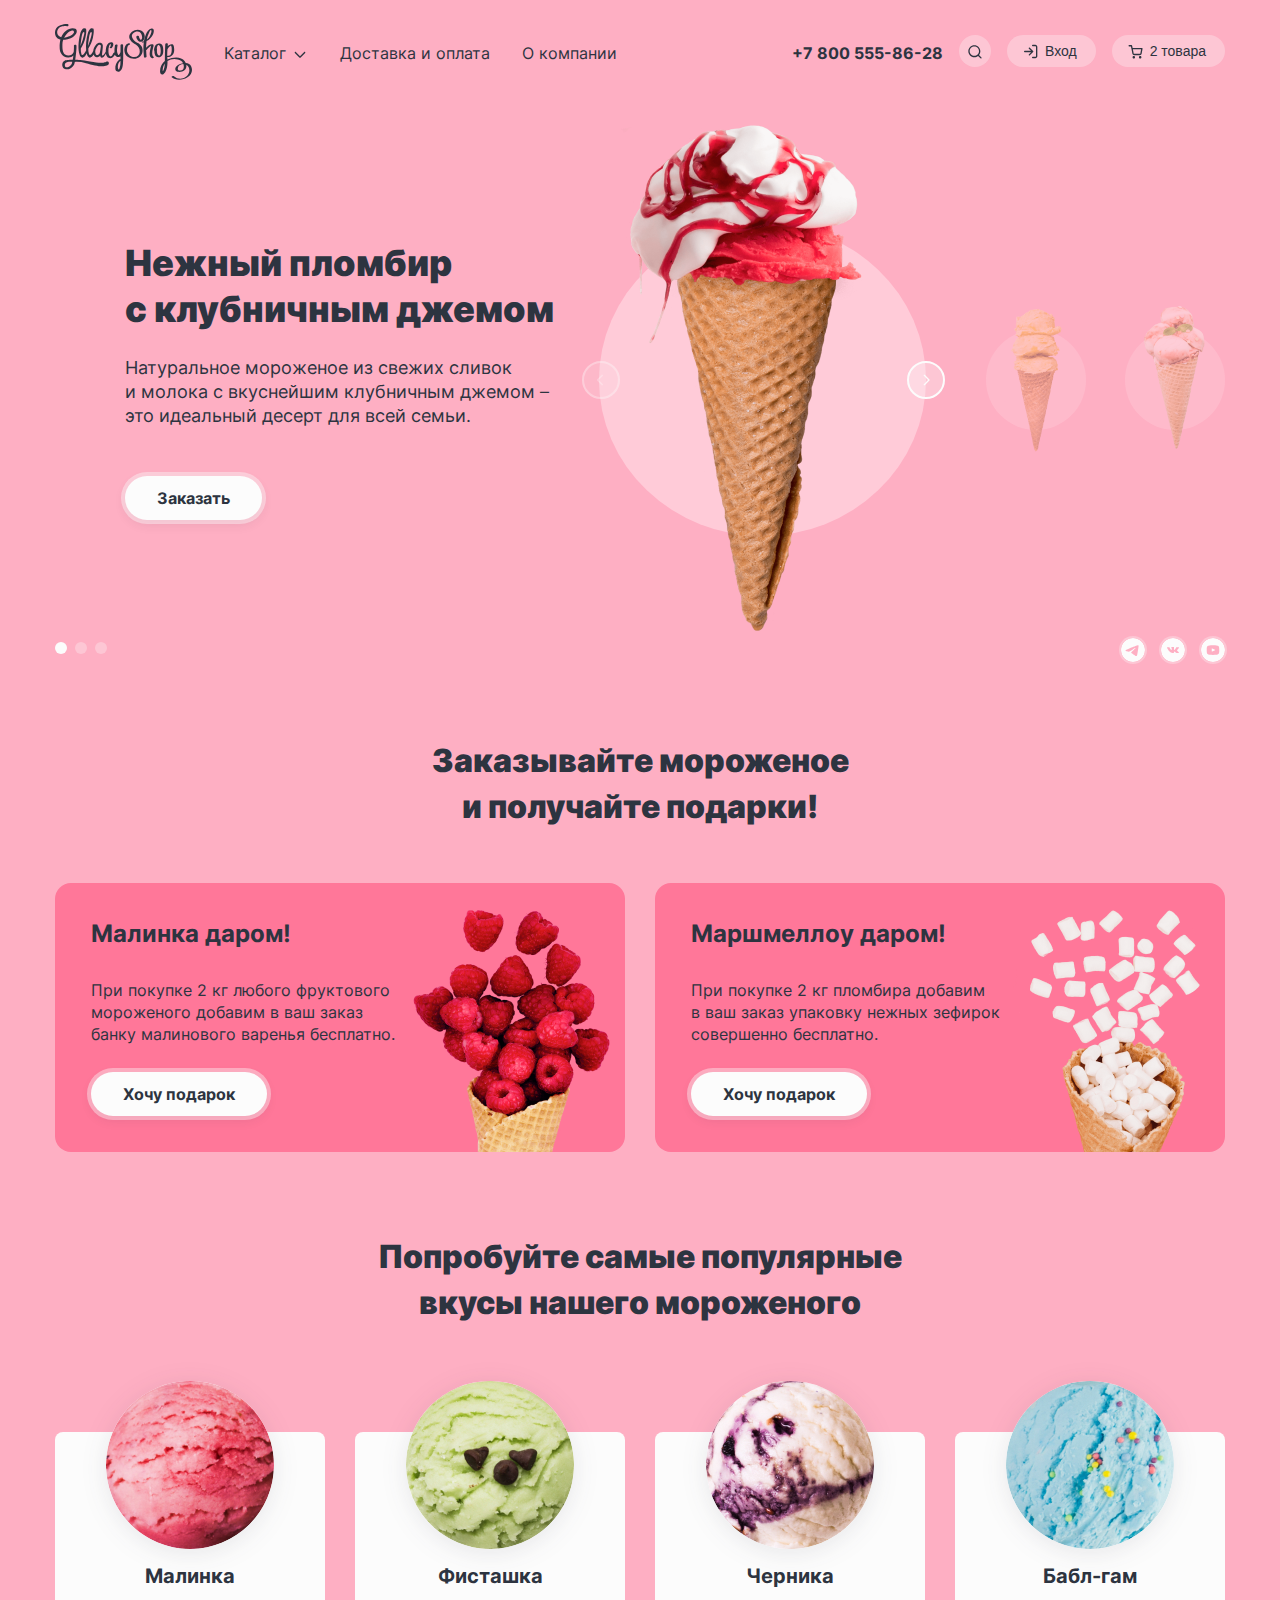
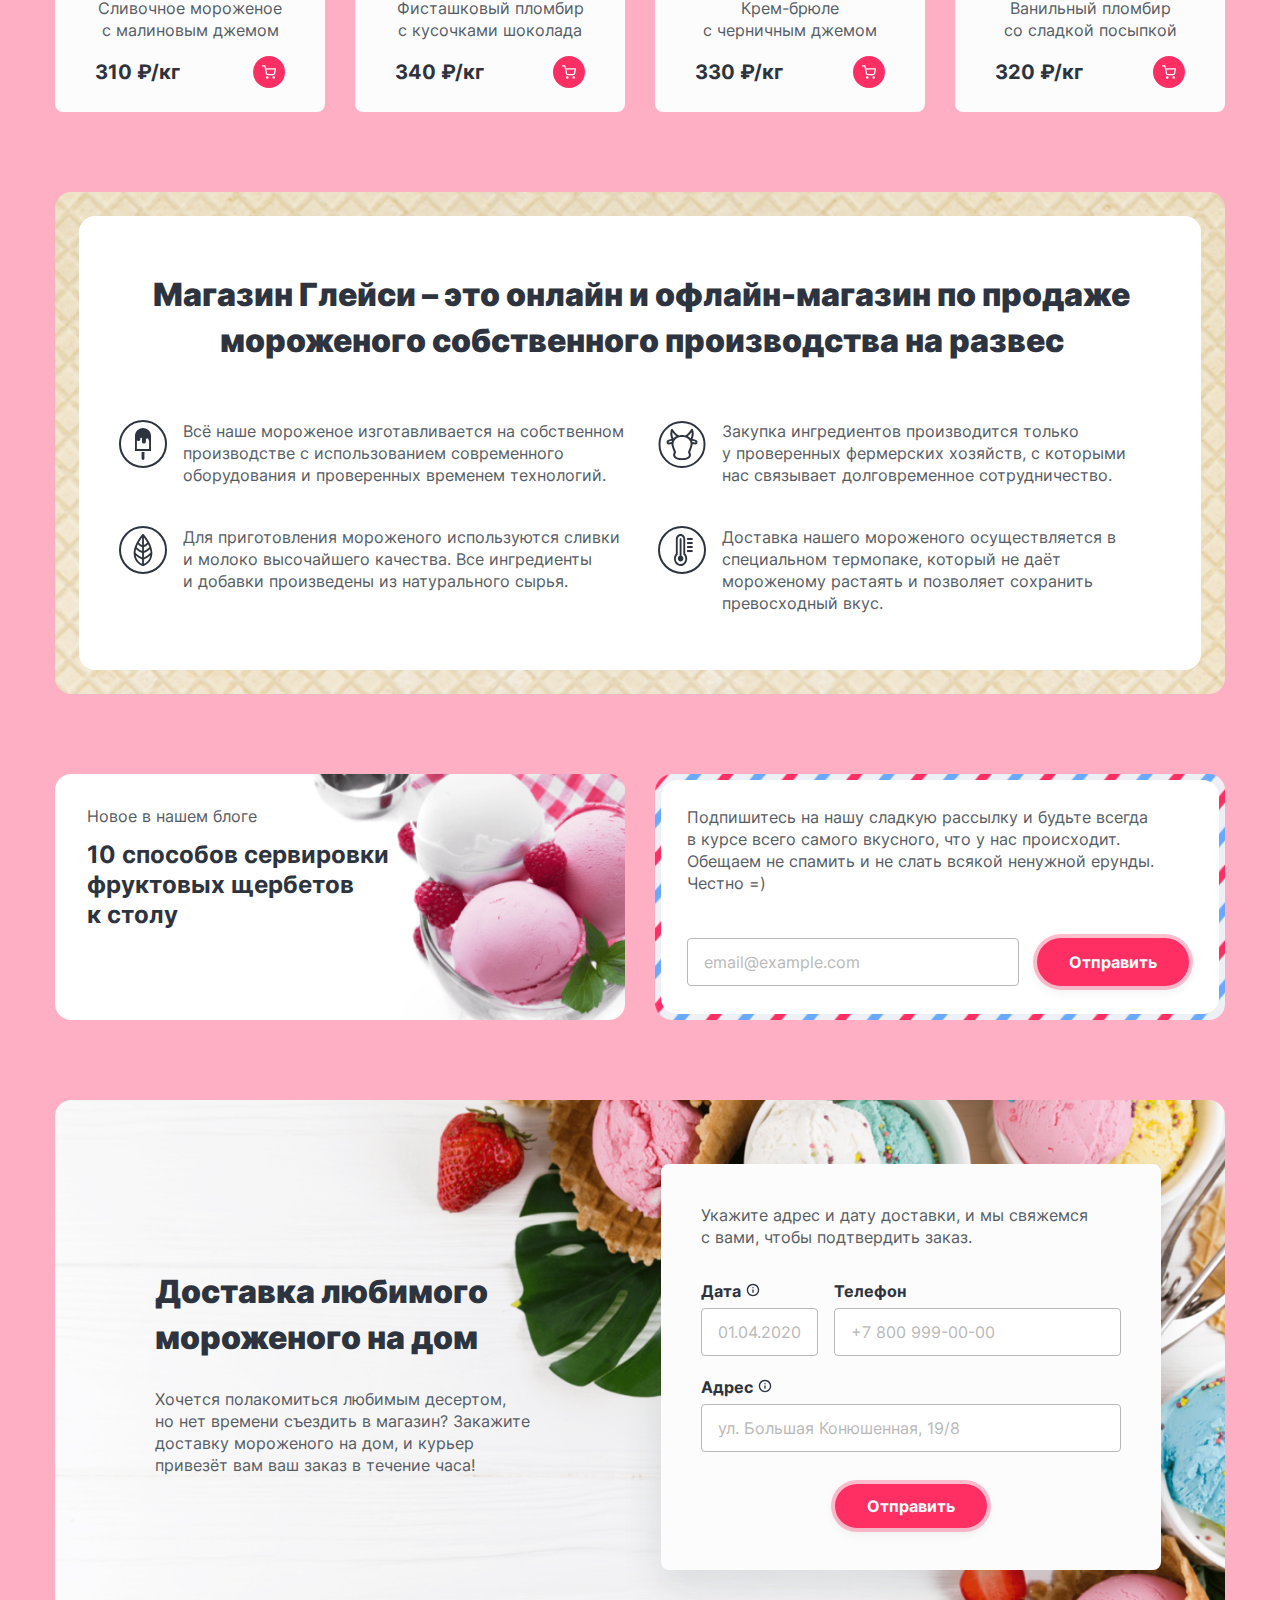
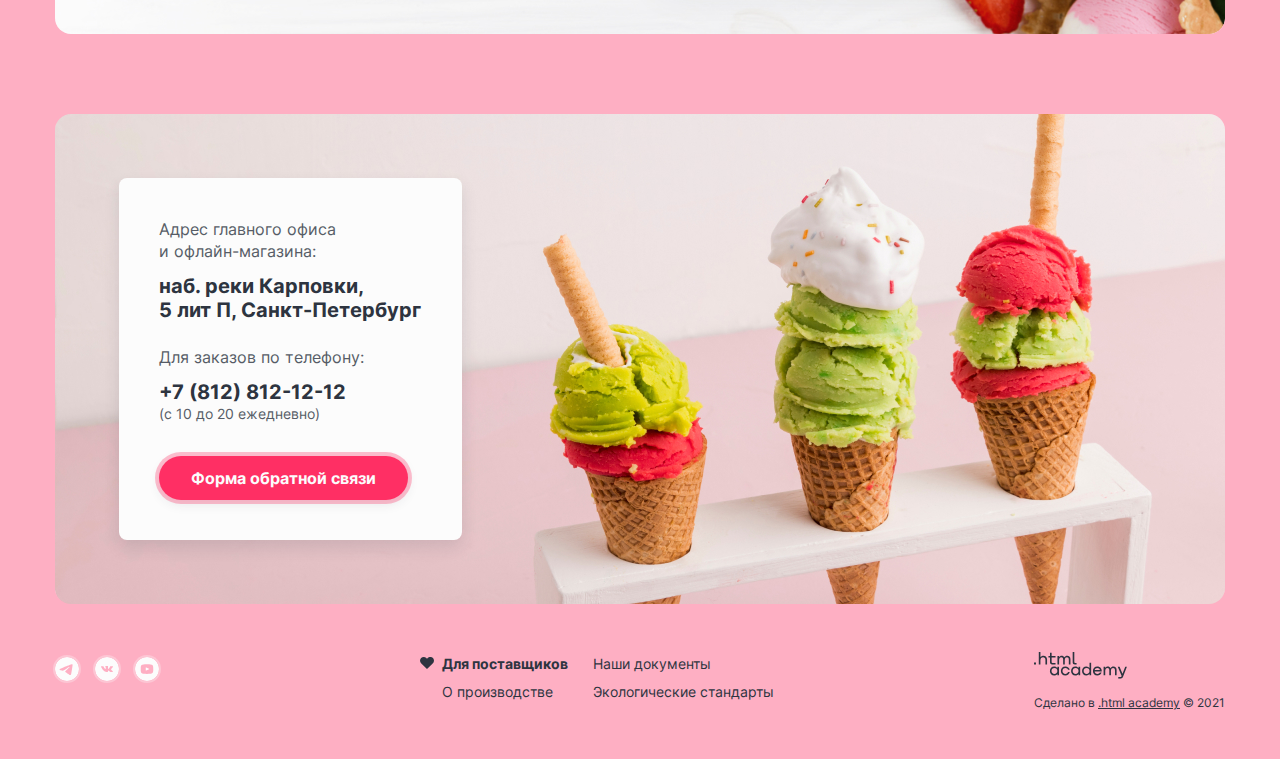
<file: index.html>
<!DOCTYPE html>
<html lang="ru">
  <head>
    <meta charset="UTF-8">
    <meta http-equiv="X-UA-Compatible" content="IE=edge">
    <meta name="viewport" content="width=device-width, initial-scale=1.0">
    <link rel="icon" href="favicon.ico">
    <link rel="icon" type="image/png" href="img/favicon-32.png">
    <link rel="stylesheet" href="css/style.css">
    <title>gllacy</title>
  </head>
  <body class="page page--pink">
    <header class="header container">
      <nav class="main-nav">
        <a href="#" class="logo">
          <img src="img/logo.svg" alt="Логотип." class="logo__img" width="137" height="56">
        </a>
        <ul class="main-nav__list">
          <li class="main-nav__item main-nav__item--dropdown">
            <a href="#" class="main-nav__link"> Каталог
              <svg width="16" height="17" viewBox="0 0 16 17" fill="#2D3440" xmlns="http://www.w3.org/2000/svg" >
                <path fill-rule="evenodd" clip-rule="evenodd" d="M3.80812 7.0532C3.54777 6.79285 3.12566 6.79285 2.86531 7.0532C2.60496 7.31355 2.60496 7.73566 2.86531 7.99601L7.52565 12.6564C7.52771 12.6585 7.52979 12.6606 7.53189 12.6627C7.66259 12.7934 7.83404 12.8585 8.00534 12.8579C8.1753 12.8574 8.34511 12.7924 8.47478 12.6627C8.47687 12.6606 8.47894 12.6585 8.48099 12.6564L13.1414 7.99601C13.4017 7.73566 13.4017 7.31355 13.1414 7.0532C12.881 6.79285 12.4589 6.79285 12.1986 7.0532L8.00334 11.2484L3.80812 7.0532Z" />
              </svg>

            </a>
            <ul class="main-nav__list-popover">
              <li class="main-nav__item-popover">
                <a href="#" class="main-nav__link-popover main-nav__link-popover--bold"> Новинки</a>
              </li>
              <li class="main-nav__item-popover">
                <a href="catalog.html" class="main-nav__link-popover"> Сливочное</a>
              </li>
              <li class="main-nav__item-popover">
                <a href="#" class="main-nav__link-popover"> Щербеты</a>
              </li>
              <li class="main-nav__item-popover">
                <a href="#" class="main-nav__link-popover"> Фруктовый лед</a>
              </li>
              <li class="main-nav__item-popover">
                <a href="#" class="main-nav__link-popover"> Мелорин</a>
              </li>
            </ul>
          </li>
          <li class="main-nav__item">
            <a href="#" class="main-nav__link"> Доставка и оплата </a>
          </li>
          <li class="main-nav__item">
            <a href="#" class="main-nav__link"> О компании </a>
          </li>
        </ul>
        <a href="tel:+78005558628" class="main-nav__phone">+7 800 555-86-28</a>
        <ul class="main-nav__list-btn">
          <li class="main-nav__item-btn popover">
            <button type="button" class="main-nav__btn main-nav__btn--search popover__btn">
              <svg width="16" height="17"  viewBox="0 0 16 17" fill="#2D3440" xmlns="http://www.w3.org/2000/svg">
                <path fill-rule="evenodd" clip-rule="evenodd" d="M2.66329 8.18794C2.66329 5.61061 4.75263 3.52128 7.32996 3.52128C9.90729 3.52128 11.9966 5.61061 11.9966 8.18794C11.9966 9.44522 11.4994 10.5864 10.6909 11.4255C10.6681 11.443 10.6461 11.4623 10.6252 11.4832C10.6043 11.5041 10.585 11.5261 10.5675 11.5489C9.72835 12.3574 8.58722 12.8546 7.32996 12.8546C4.75263 12.8546 2.66329 10.7653 2.66329 8.18794ZM11.0751 12.8759C10.0486 13.697 8.74662 14.1879 7.32996 14.1879C4.01625 14.1879 1.32996 11.5017 1.32996 8.18794C1.32996 4.87423 4.01625 2.18794 7.32996 2.18794C10.6437 2.18794 13.33 4.87423 13.33 8.18794C13.33 9.60463 12.839 10.9066 12.0179 11.9331L14.468 14.3832C14.7284 14.6436 14.7284 15.0657 14.468 15.326C14.2077 15.5864 13.7855 15.5864 13.5252 15.326L11.0751 12.8759Z" />
              </svg>
              <span class="visually-hidden">
                Поиск.
              </span>
            </button>
            <div class="popover__wrapper popover__wrapper--search">
              <form action="https://echo.htmlacademy.ru/" class="form form--search">
                <input type="search" class="form__input" name="search" placeholder="Поиск по сайту" id="search" required>
                <label for="search" class="visually-hidden">
                  Поиск.
                </label>
              </form>
            </div>
          </li>
          <li class="main-nav__item-btn popover">
            <button type="button" class="main-nav__btn popover__btn">
              <svg width="16" height="17" viewBox="0 0 16 17" fill="#2D3440" xmlns="http://www.w3.org/2000/svg">
                <path fill-rule="evenodd" clip-rule="evenodd" d="M9 2.52461C9 2.15642 9.29848 1.85794 9.66667 1.85794H12.3333C12.8638 1.85794 13.3725 2.06865 13.7475 2.44373C14.1226 2.8188 14.3333 3.32751 14.3333 3.85794V13.1913C14.3333 13.7217 14.1226 14.2304 13.7475 14.6055C13.3725 14.9806 12.8638 15.1913 12.3333 15.1913H9.66667C9.29848 15.1913 9 14.8928 9 14.5246C9 14.1564 9.29848 13.8579 9.66667 13.8579H12.3333C12.5101 13.8579 12.6797 13.7877 12.8047 13.6627C12.9298 13.5377 13 13.3681 13 13.1913V3.85794C13 3.68113 12.9298 3.51156 12.8047 3.38654C12.6797 3.26151 12.5101 3.19127 12.3333 3.19127H9.66667C9.29848 3.19127 9 2.8928 9 2.52461ZM5.86189 4.71987C6.12224 4.45952 6.54435 4.45952 6.8047 4.71987L10.1338 8.04897C10.1509 8.06579 10.1671 8.08353 10.1824 8.1021C10.2142 8.1409 10.2411 8.18246 10.2628 8.22589C10.3079 8.31575 10.3333 8.41721 10.3333 8.52461C10.3333 8.63323 10.3074 8.73579 10.2613 8.8264C10.241 8.86635 10.2164 8.90469 10.1876 8.94072C10.1708 8.96172 10.1527 8.98169 10.1335 9.0005L6.8047 12.3293C6.54435 12.5897 6.12224 12.5897 5.86189 12.3293C5.60154 12.069 5.60154 11.6469 5.86189 11.3865L8.05715 9.19127H1.66667C1.29848 9.19127 1 8.8928 1 8.52461C1 8.15642 1.29848 7.85794 1.66667 7.85794H8.05715L5.86189 5.66268C5.60154 5.40233 5.60154 4.98022 5.86189 4.71987Z" />
              </svg>

              Вход
            </button>
            <div class="popover__wrapper popover__wrapper--login">
              <form action="https://echo.htmlacademy.ru/" class="form form--login">
                <h3 class="form__title">
                  Личный кабинет
                </h3>
                <div class="form__field">
                  <input type="email" class="form__input" id="login-email" placeholder="введите почту" required>
                  <label for="login-email" class="visually-hidden">
                    Введите почту.
                  </label>
                </div>
                <div class="form__field">
                  <input type="password" class="form__input" id="login-password" placeholder="введите пароль" required>
                  <label for="login-password" class="visually-hidden">
                    Введите пароль.
                  </label>
                </div>
                <div class="form__submit-wrapper">
                  <button class="btn btn--pink form__submit" type="submit">
                    Войти
                  </button>
                  <div class="form__link-wrapper">
                    <a href="#" class="form__link">Забыли пароль?</a>
                    <a href="#" class="form__link">Регистрация</a>
                  </div>
                </div>
              </form>
            </div>
          </li>
          <li class="main-nav__item-btn popover">
            <button type="button" class="main-nav__btn popover__btn">
              <svg width="16" height="17" viewBox="0 0 16 17" fill="#2D3440" xmlns="http://www.w3.org/2000/svg">
                <path fill-rule="evenodd" clip-rule="evenodd" d="M1.16667 2.10794C0.798477 2.10794 0.5 2.40642 0.5 2.77461C0.5 3.1428 0.798477 3.44127 1.16667 3.44127H2.93794L3.40537 5.77666C3.40821 5.79461 3.41176 5.81232 3.416 5.82976L4.38338 10.6631L4.3835 10.6637C4.46706 11.0837 4.69562 11.4609 5.02921 11.7295C5.36111 11.9967 5.77595 12.1393 6.20183 12.1328H11.8225C12.2484 12.1393 12.6633 11.9967 12.9952 11.7295C13.3289 11.4608 13.5575 11.0833 13.641 10.6631L13.641 10.6631L13.642 10.6581L14.5691 5.79666C14.6063 5.60149 14.5545 5.39989 14.4279 5.24681C14.3012 5.09372 14.1129 5.00511 13.9142 5.00511H4.61072L4.1381 2.64377C4.07574 2.3322 3.80215 2.10794 3.4844 2.10794H1.16667ZM5.69098 10.4024L4.87759 6.33844H13.1084L12.3328 10.4053C12.31 10.5178 12.2485 10.6188 12.1591 10.6909C12.0691 10.7633 11.9565 10.8018 11.841 10.7996L11.841 10.7994H11.8282H6.19614V10.7993L6.18337 10.7996C6.06787 10.8018 5.95528 10.7633 5.8653 10.6909C5.77531 10.6184 5.71368 10.5166 5.69117 10.4033L5.69098 10.4024ZM4.55739 14.3634C4.55739 13.6754 5.1151 13.1177 5.80307 13.1177C6.49105 13.1177 7.04876 13.6754 7.04876 14.3634C7.04876 15.0513 6.49105 15.6091 5.80307 15.6091C5.1151 15.6091 4.55739 15.0513 4.55739 14.3634ZM10.9307 14.3634C10.9307 13.6754 11.4884 13.1177 12.1764 13.1177C12.8644 13.1177 13.4221 13.6754 13.4221 14.3634C13.4221 15.0513 12.8644 15.6091 12.1764 15.6091C11.4884 15.6091 10.9307 15.0513 10.9307 14.3634Z" />
              </svg>

              2 товара
            </button>
            <div class="popover__wrapper popover__wrapper--cart">
              <div class="cart">
                <h3 class="cart__title">
                  Корзина
                </h3>
                <ul class="cart__list">
                  <li class="cart__item">
                    <img src="img/products/product-1.jpg" alt="малиновое мороженное." class="cart__img" width="46" height="46">
                    <div class="cart__wrapper">
                      <h4 class="cart__title-item">
                        Малинка
                      </h4>
                      <span class="cart__info">
                        1 кг х 310 ₽
                      </span>
                    </div>
                    <span class="cart__price">
                      310 ₽
                    </span>
                    <button class="cart__btn" type="button">
                      <span class="visually-hidden">
                        Удалить.
                      </span>
                    </button>
                  </li>
                  <li class="cart__item">
                    <img src="img/products/product-4.jpg" alt="жвачка мороженное." class="cart__img" width="46" height="46">
                    <div class="cart__wrapper">
                      <h4 class="cart__title-item">
                        Бабл-гам
                      </h4>
                      <span class="cart__info">
                        1,5 кг х 320 ₽
                      </span>
                    </div>
                    <span class="cart__price">
                      480 ₽
                    </span>
                    <button class="cart__btn" type="button">
                      <span class="visually-hidden">
                        Удалить.
                      </span>
                    </button>
                  </li>
                </ul>
                <div class="cart__footer">
                  <a href="#" class="btn btn--pink cart__link">
                    Оформить заказ
                  </a>
                  <span class="cart__total-price">
                    Итого: 790 ₽
                  </span>
                </div>
              </div>
            </div>
          </li>
        </ul>
      </nav>
    </header>
    <main class="main">
      <h1 class="visually-hidden">
        магазин мороженного gllacy.
      </h1>
      <section class="slider">
        <div class="slider__container container">
          <h2 class="visually-hidden">
            Новинки.
          </h2>
          <div class="slider__wrapper">
            <ul class="slider__content-list">
              <li class="slider__content-item slider__content-item--active">
                <h3 class="slider__content-title">
                  Нежный пломбир с&nbsp;клубничным джемом
                </h3>
                <p class="slider__content-text">
                  Натуральное мороженое из свежих сливок и&nbsp;молока с вкуснейшим клубничным джемом – это идеальный десерт для всей семьи.
                </p>
                <a href="#" class="slider__content-link btn btn--white">
                  Заказать
                </a>
              </li>
              <li class="slider__content-item">
                <h3 class="slider__content-title">
                  Сливочное мороженое со вкусом банана
                </h3>
                <p class="slider__content-text">
                  Сливочное мороженое с ярким банановым вкусом подарит вам свежесть и наслаждение даже в самый жаркий летний день.
                </p>
                <a href="#" class="slider__content-link btn btn--white">
                  Заказать
                </a>
              </li>
              <li class="slider__content-item">
                <h3 class="slider__content-title">
                  Карамельный пломбир с маршмеллоу
                </h3>
                <p class="slider__content-text">
                  Необычный сладкий десерт с карамельным топпингом и кусочками зефира завоюет сердца сладкоежек всех возрастов.
                </p>
                <a href="#" class="slider__content-link btn btn--white">
                  Заказать
                </a>
              </li>
            </ul>
            <ul class="slider__image-list">
              <li class="slider__image-item slider__image-item--active">
                <img src="img/icecream-1.png" alt="Нежный пломбир с клубничным джемом." width="328" height="507">
              </li>
              <li class="slider__image-item">
                <img src="img/icecream-2.png" alt="Сливочное мороженое со вкусом банана." width="312" height="507">
              </li>
              <li class="slider__image-item">
                <img src="img/icecream-3.png" alt="Карамельный пломбир с маршмеллоу." width="350" height="507">
              </li>
            </ul>
          </div>
          <div class="slider__navigation">
            <ul class="slider__pagination">
              <li class="slider__pagination-item">
                <button class="slider__bullet slider__bullet--active" type="button">
                  <span class="visually-hidden">
                    Первый слайд.
                  </span>
                </button>
              </li>
              <li class="slider__pagination-item">
                <button class="slider__bullet" type="button">
                  <span class="visually-hidden">
                    Второй слайд.
                  </span>
                </button>
              </li>
              <li class="slider__pagination-item">
                <button class="slider__bullet" type="button">
                  <span class="visually-hidden">
                    Третий слайд.
                  </span>
                </button>
              </li>
            </ul>
            <div class="slider__arrows">
              <button class="slider__arrows-btn slider__arrows-btn--left" type="button" disabled>
                <svg width="16" height="16" viewBox="0 0 16 16" fill="none" xmlns="http://www.w3.org/2000/svg">
                  <path fill-rule="evenodd" clip-rule="evenodd" d="M8.86474 13.1352C9.12443 13.3949 9.54549 13.3949 9.80519 13.1352C10.0649 12.8755 10.0649 12.4545 9.80519 12.1948L5.60391 7.99351L9.80523 3.79219C10.0649 3.53249 10.0649 3.11144 9.80522 2.85174C9.54553 2.59204 9.12447 2.59204 8.86477 2.85174L4.19606 7.52045C4.19511 7.52139 4.19417 7.52233 4.19322 7.52328C3.93352 7.78298 3.93352 8.20403 4.19322 8.46373L8.86474 13.1352Z" fill="#FCFCFC"/>
                </svg>
                <span class="visually-hidden">
                  Слайд назад.
                </span>
              </button>
              <button class="slider__arrows-btn slider__arrows-btn--right" type="button">
                <svg width="17" height="16" viewBox="0 0 17 16" fill="none" xmlns="http://www.w3.org/2000/svg">
                  <path fill-rule="evenodd" clip-rule="evenodd" d="M7.28956 2.86476C7.02986 2.60506 6.60881 2.60506 6.34911 2.86476C6.08941 3.12446 6.08941 3.54551 6.34911 3.80521L10.5504 8.00649L6.34907 12.2078C6.08937 12.4675 6.08937 12.8886 6.34907 13.1483C6.60877 13.408 7.02982 13.408 7.28952 13.1483L11.9582 8.47955C11.9592 8.47861 11.9601 8.47767 11.9611 8.47672C12.2208 8.21702 12.2208 7.79597 11.9611 7.53627L7.28956 2.86476Z" fill="#FCFCFC"/>
                </svg>

                <span class="visually-hidden">
                  Слайд вперёд.
                </span>
              </button>
            </div>
          </div>
          <div class="slider__social social social--slider">
            <ul class="social__list">
              <li class="social__item">
                <a href="https://t.me/htmlacademy" class="social__link social__link--telegram">
                  <span class="visually-hidden">
                    Telegram.
                  </span>
                </a>
              </li>
              <li class="social__item">
                <a href="https://vk.com/htmlacademy" class="social__link social__link--vk">
                  <span class="visually-hidden">
                    VK.
                  </span>
                </a>
              </li>
              <li class="social__item">
                <a href="https://www.youtube.com/user/htmlacademyru" class="social__link social__link--youtube">
                  <span class="visually-hidden">
                    YouTube.
                  </span>
                </a>
              </li>
            </ul>
          </div>
        </div>
      </section>
      <section class="gift">
        <div class="gift__container container">
          <h2 class="gift__title title">
            Заказывайте мороженое <br> и получайте подарки!
          </h2>
          <div class="gift__wrapper">
            <div class="gift-card gift-card--raspberries">
              <div class="gift-card__wrapper">
                <h3 class="gift-card__title">
                  Малинка даром!
                </h3>
                <p class="gift-card__desc">
                  При покупке 2 кг любого фруктового мороженого добавим в ваш заказ банку малинового варенья бесплатно.
                </p>
                <a href="#" class="gift-card__link btn btn--white">
                  Хочу подарок
                </a>
              </div>
            </div>
            <div class="gift-card gift-card--marshmallow">
              <div class="gift-card__wrapper">
                <h3 class="gift-card__title">
                  Маршмеллоу даром!
                </h3>
                <p class="gift-card__desc">
                  При покупке 2 кг пломбира добавим в&nbsp;ваш заказ упаковку нежных зефирок совершенно бесплатно.
                </p>
                <a href="#" class="gift-card__link btn btn--white">
                  Хочу подарок
                </a>
              </div>
            </div>
          </div>
        </div>
      </section>
      <section class="catalog">
        <div class="catalog__container container">
          <h2 class="catalog__title title">
            Попробуйте самые популярные<br> вкусы нашего мороженого
          </h2>
          <div class="catalog__wrapper">
            <div class="product-card">
              <div class="product-card__wrapper">
                <a href="#" class="product-card__img">
                  <img src="img/products/product-1.jpg" alt="Малиновый пломбир." width="168" height="168">
                </a>
                <h3 class="product-card__title">
                  Малинка
                </h3>
                <p class="product-card__desc">
                  Сливочное мороженое с малиновым джемом
                </p>
                <div class="product-card__footer">
                  <span class="product-card__price">
                    310 ₽/кг
                  </span>
                  <a href="#" class="product-card__buy">
                    <svg width="15" height="14" viewBox="0 0 15 14" fill="none" xmlns="http://www.w3.org/2000/svg">
                      <path fill-rule="evenodd" clip-rule="evenodd" d="M1.16667 0.25C0.798477 0.25 0.5 0.548477 0.5 0.916667C0.5 1.28486 0.798477 1.58333 1.16667 1.58333H2.93794L3.40537 3.91872C3.40821 3.93667 3.41176 3.95438 3.416 3.97182L4.38338 8.80515L4.3835 8.80571C4.46706 9.22572 4.69562 9.60299 5.02921 9.87153C5.36111 10.1387 5.77595 10.2813 6.20183 10.2748H11.8225C12.2484 10.2813 12.6633 10.1387 12.9952 9.87153C13.3289 9.60287 13.5575 9.22538 13.641 8.80515L13.641 8.80515L13.642 8.80016L14.5691 3.93872C14.6063 3.74355 14.5545 3.54195 14.4279 3.38887C14.3012 3.23578 14.1129 3.14716 13.9142 3.14716H4.61072L4.1381 0.785829C4.07574 0.474257 3.80215 0.25 3.4844 0.25H1.16667ZM5.69098 8.54444L4.87759 4.4805H13.1084L12.3328 8.54736C12.31 8.65988 12.2485 8.7609 12.1591 8.83291C12.0691 8.90535 11.9565 8.94383 11.841 8.94162L11.841 8.94149H11.8282H6.19614V8.94137L6.18337 8.94162C6.06787 8.94383 5.95528 8.90535 5.8653 8.83291C5.77531 8.76048 5.71368 8.6587 5.69117 8.5454L5.69098 8.54444ZM4.55739 12.5054C4.55739 11.8175 5.1151 11.2597 5.80307 11.2597C6.49105 11.2597 7.04876 11.8175 7.04876 12.5054C7.04876 13.1934 6.49105 13.7511 5.80307 13.7511C5.1151 13.7511 4.55739 13.1934 4.55739 12.5054ZM10.9307 12.5054C10.9307 11.8175 11.4884 11.2597 12.1764 11.2597C12.8644 11.2597 13.4221 11.8175 13.4221 12.5054C13.4221 13.1934 12.8644 13.7511 12.1764 13.7511C11.4884 13.7511 10.9307 13.1934 10.9307 12.5054Z" fill="#FCFCFC"/>
                    </svg>

                    <span class="visually-hidden">
                      Добавить в корзину.
                    </span>
                  </a>
                </div>
              </div>
            </div>
            <div class="product-card">
              <div class="product-card__wrapper">
                <a href="#" class="product-card__img">
                  <img src="img/products/product-2.jpg" alt="Фисташковый пломбир." width="168" height="168">
                </a>
                <h3 class="product-card__title">
                  Фисташка
                </h3>
                <p class="product-card__desc">
                  Фисташковый пломбир с кусочками шоколада
                </p>
                <div class="product-card__footer">
                  <span class="product-card__price">
                    340 ₽/кг
                  </span>
                  <a href="#" class="product-card__buy">
                    <svg width="15" height="14" viewBox="0 0 15 14" fill="none" xmlns="http://www.w3.org/2000/svg">
                      <path fill-rule="evenodd" clip-rule="evenodd" d="M1.16667 0.25C0.798477 0.25 0.5 0.548477 0.5 0.916667C0.5 1.28486 0.798477 1.58333 1.16667 1.58333H2.93794L3.40537 3.91872C3.40821 3.93667 3.41176 3.95438 3.416 3.97182L4.38338 8.80515L4.3835 8.80571C4.46706 9.22572 4.69562 9.60299 5.02921 9.87153C5.36111 10.1387 5.77595 10.2813 6.20183 10.2748H11.8225C12.2484 10.2813 12.6633 10.1387 12.9952 9.87153C13.3289 9.60287 13.5575 9.22538 13.641 8.80515L13.641 8.80515L13.642 8.80016L14.5691 3.93872C14.6063 3.74355 14.5545 3.54195 14.4279 3.38887C14.3012 3.23578 14.1129 3.14716 13.9142 3.14716H4.61072L4.1381 0.785829C4.07574 0.474257 3.80215 0.25 3.4844 0.25H1.16667ZM5.69098 8.54444L4.87759 4.4805H13.1084L12.3328 8.54736C12.31 8.65988 12.2485 8.7609 12.1591 8.83291C12.0691 8.90535 11.9565 8.94383 11.841 8.94162L11.841 8.94149H11.8282H6.19614V8.94137L6.18337 8.94162C6.06787 8.94383 5.95528 8.90535 5.8653 8.83291C5.77531 8.76048 5.71368 8.6587 5.69117 8.5454L5.69098 8.54444ZM4.55739 12.5054C4.55739 11.8175 5.1151 11.2597 5.80307 11.2597C6.49105 11.2597 7.04876 11.8175 7.04876 12.5054C7.04876 13.1934 6.49105 13.7511 5.80307 13.7511C5.1151 13.7511 4.55739 13.1934 4.55739 12.5054ZM10.9307 12.5054C10.9307 11.8175 11.4884 11.2597 12.1764 11.2597C12.8644 11.2597 13.4221 11.8175 13.4221 12.5054C13.4221 13.1934 12.8644 13.7511 12.1764 13.7511C11.4884 13.7511 10.9307 13.1934 10.9307 12.5054Z" fill="#FCFCFC"/>
                    </svg>

                    <span class="visually-hidden">
                      Добавить в корзину.
                    </span>
                  </a>
                </div>
              </div>
            </div>
            <div class="product-card">
              <div class="product-card__wrapper">
                <a href="#" class="product-card__img">
                  <img src="img/products/product-3.jpg" alt="Черничный пломбир." width="168" height="168">
                </a>
                <h3 class="product-card__title">
                  Черника
                </h3>
                <p class="product-card__desc">
                  Крем-брюле с&nbsp;черничным джемом
                </p>
                <div class="product-card__footer">
                  <span class="product-card__price">
                    330 ₽/кг
                  </span>
                  <a href="#" class="product-card__buy">
                    <svg width="15" height="14" viewBox="0 0 15 14" fill="none" xmlns="http://www.w3.org/2000/svg">
                      <path fill-rule="evenodd" clip-rule="evenodd" d="M1.16667 0.25C0.798477 0.25 0.5 0.548477 0.5 0.916667C0.5 1.28486 0.798477 1.58333 1.16667 1.58333H2.93794L3.40537 3.91872C3.40821 3.93667 3.41176 3.95438 3.416 3.97182L4.38338 8.80515L4.3835 8.80571C4.46706 9.22572 4.69562 9.60299 5.02921 9.87153C5.36111 10.1387 5.77595 10.2813 6.20183 10.2748H11.8225C12.2484 10.2813 12.6633 10.1387 12.9952 9.87153C13.3289 9.60287 13.5575 9.22538 13.641 8.80515L13.641 8.80515L13.642 8.80016L14.5691 3.93872C14.6063 3.74355 14.5545 3.54195 14.4279 3.38887C14.3012 3.23578 14.1129 3.14716 13.9142 3.14716H4.61072L4.1381 0.785829C4.07574 0.474257 3.80215 0.25 3.4844 0.25H1.16667ZM5.69098 8.54444L4.87759 4.4805H13.1084L12.3328 8.54736C12.31 8.65988 12.2485 8.7609 12.1591 8.83291C12.0691 8.90535 11.9565 8.94383 11.841 8.94162L11.841 8.94149H11.8282H6.19614V8.94137L6.18337 8.94162C6.06787 8.94383 5.95528 8.90535 5.8653 8.83291C5.77531 8.76048 5.71368 8.6587 5.69117 8.5454L5.69098 8.54444ZM4.55739 12.5054C4.55739 11.8175 5.1151 11.2597 5.80307 11.2597C6.49105 11.2597 7.04876 11.8175 7.04876 12.5054C7.04876 13.1934 6.49105 13.7511 5.80307 13.7511C5.1151 13.7511 4.55739 13.1934 4.55739 12.5054ZM10.9307 12.5054C10.9307 11.8175 11.4884 11.2597 12.1764 11.2597C12.8644 11.2597 13.4221 11.8175 13.4221 12.5054C13.4221 13.1934 12.8644 13.7511 12.1764 13.7511C11.4884 13.7511 10.9307 13.1934 10.9307 12.5054Z" fill="#FCFCFC"/>
                    </svg>

                    <span class="visually-hidden">
                      Добавить в корзину.
                    </span>
                  </a>
                </div>
              </div>
            </div>
            <div class="product-card">
              <div class="product-card__wrapper">
                <a href="#" class="product-card__img">
                  <img src="img/products/product-4.jpg" alt="пломбир жвачка." width="168" height="168">
                </a>
                <h3 class="product-card__title">
                  Бабл-гам
                </h3>
                <p class="product-card__desc">
                  Ванильный пломбир со&nbsp;сладкой посыпкой
                </p>
                <div class="product-card__footer">
                  <span class="product-card__price">
                    320 ₽/кг
                  </span>
                  <a href="#" class="product-card__buy">
                    <svg width="15" height="14" viewBox="0 0 15 14" fill="none" xmlns="http://www.w3.org/2000/svg">
                      <path fill-rule="evenodd" clip-rule="evenodd" d="M1.16667 0.25C0.798477 0.25 0.5 0.548477 0.5 0.916667C0.5 1.28486 0.798477 1.58333 1.16667 1.58333H2.93794L3.40537 3.91872C3.40821 3.93667 3.41176 3.95438 3.416 3.97182L4.38338 8.80515L4.3835 8.80571C4.46706 9.22572 4.69562 9.60299 5.02921 9.87153C5.36111 10.1387 5.77595 10.2813 6.20183 10.2748H11.8225C12.2484 10.2813 12.6633 10.1387 12.9952 9.87153C13.3289 9.60287 13.5575 9.22538 13.641 8.80515L13.641 8.80515L13.642 8.80016L14.5691 3.93872C14.6063 3.74355 14.5545 3.54195 14.4279 3.38887C14.3012 3.23578 14.1129 3.14716 13.9142 3.14716H4.61072L4.1381 0.785829C4.07574 0.474257 3.80215 0.25 3.4844 0.25H1.16667ZM5.69098 8.54444L4.87759 4.4805H13.1084L12.3328 8.54736C12.31 8.65988 12.2485 8.7609 12.1591 8.83291C12.0691 8.90535 11.9565 8.94383 11.841 8.94162L11.841 8.94149H11.8282H6.19614V8.94137L6.18337 8.94162C6.06787 8.94383 5.95528 8.90535 5.8653 8.83291C5.77531 8.76048 5.71368 8.6587 5.69117 8.5454L5.69098 8.54444ZM4.55739 12.5054C4.55739 11.8175 5.1151 11.2597 5.80307 11.2597C6.49105 11.2597 7.04876 11.8175 7.04876 12.5054C7.04876 13.1934 6.49105 13.7511 5.80307 13.7511C5.1151 13.7511 4.55739 13.1934 4.55739 12.5054ZM10.9307 12.5054C10.9307 11.8175 11.4884 11.2597 12.1764 11.2597C12.8644 11.2597 13.4221 11.8175 13.4221 12.5054C13.4221 13.1934 12.8644 13.7511 12.1764 13.7511C11.4884 13.7511 10.9307 13.1934 10.9307 12.5054Z" fill="#FCFCFC"/>
                    </svg>
                    <span class="visually-hidden">
                      Добавить в корзину.
                    </span>
                  </a>
                </div>
              </div>
            </div>
          </div>
        </div>
      </section>
      <section class="advantages">
        <div class="advantages__container container">
          <div class="advantages__wrapper">
            <div class="advantages__inner">
              <h2 class="advantages__title title">
                Магазин Глейси – это онлайн и офлайн-магазин по продаже мороженого собственного производства на развес
              </h2>
              <ul class="advantages__list">
                <li class="advantages__item advantages__item--ice">
                  Всё наше мороженое изготавливается на собственном производстве с использованием современного оборудования и проверенных временем технологий.
                </li>
                <li class="advantages__item advantages__item--cow">
                  Закупка ингредиентов производится только
                  у&nbsp;проверенных фермерских хозяйств, с которыми <br>
                  нас связывает долговременное сотрудничество.
                </li>
                <li class="advantages__item advantages__item--leaflet">
                  Для приготовления мороженого используются сливки и&nbsp;молоко высочайшего качества. Все ингредиенты
                  и&nbsp;добавки произведены из натурального сырья.
                </li>
                <li class="advantages__item advantages__item--termo">
                  Доставка нашего мороженого осуществляется в специальном термопаке, который не даёт мороженому растаять и позволяет сохранить превосходный вкус.
                </li>
              </ul>
            </div>
          </div>
        </div>
      </section>
      <div class="page__row container">
        <article class="blog">
          <p class="blog__desc">
            Новое в нашем блоге
          </p>
          <h2 class="blog__title">
            10 способов сервировки фруктовых щербетов к&nbsp;столу
          </h2>
        </article>
        <div class="subscribe">
          <div class="subscribe__wrapper">
            <p class="subscribe__desc">
              Подпишитесь на нашу сладкую рассылку и будьте всегда в&nbsp;курсе всего самого вкусного, что у нас происходит. Обещаем не спамить и не слать всякой ненужной ерунды. Честно =)
            </p>
            <form action="https://echo.htmlacademy.ru/" class="subscribe__form form" method="POST">
              <div class="form__field form__field--email">
                <label for="email" class="visually-hidden">Введите почту для рассылки.</label>
                <input type="email" name="email" id="email" class="form__input" placeholder="email@example.com" required>
              </div>

              <button class="form__submit btn btn--pink" type="submit">
                Отправить
              </button>
            </form>
          </div>
        </div>
      </div>
      <section class="delivery container">
        <div class="delivery__wrapper">
          <div class="delivery__content">
            <h2 class="delivery__title title">
              Доставка любимого мороженого на дом
            </h2>
            <p class="delivery__desc">
              Хочется полакомиться любимым десертом, но&nbsp;нет времени съездить в магазин? Закажите доставку мороженого на дом, и курьер привезёт вам ваш заказ в течение часа!
            </p>
          </div>
          <div class="delivery__form-wrapper">
            <p class="delivery__form-desc">
              Укажите адрес и дату доставки, и мы свяжемся с&nbsp;вами, чтобы подтвердить заказ.
            </p>
            <form action="https://echo.htmlacademy.ru/" class="delivery__form form form--delivery" method="POST">
              <div class="form__field form__field--date">
                <span class="form__tooltip-wrapper">
                  <label for="date" class="form__label">
                    Дата
                  </label>
                  <span class="form__tooltip-inner">
                    <button type="button" class="form__tooltip-btn">
                      <span class="visually-hidden">
                        Информация.
                      </span>
                      <svg width="14" height="14" viewBox="0 0 14 14" fill="none" xmlns="http://www.w3.org/2000/svg">
                        <path fill-rule="evenodd" clip-rule="evenodd" d="M7.00026 2.12508C4.30774 2.12508 2.12502 4.3078 2.12502 7.00032C2.12502 9.69284 4.30774 11.8756 7.00026 11.8756C9.69278 11.8756 11.8755 9.69284 11.8755 7.00032C11.8755 4.3078 9.69278 2.12508 7.00026 2.12508ZM0.791687 7.00032C0.791687 3.57142 3.57136 0.791748 7.00026 0.791748C10.4292 0.791748 13.2088 3.57142 13.2088 7.00032C13.2088 10.4292 10.4292 13.2089 7.00026 13.2089C3.57136 13.2089 0.791687 10.4292 0.791687 7.00032ZM7.00007 6.3334C7.36826 6.3334 7.66674 6.63188 7.66674 7.00007V9.21683C7.66674 9.58502 7.36826 9.8835 7.00007 9.8835C6.63188 9.8835 6.33341 9.58502 6.33341 9.21683V7.00007C6.33341 6.63188 6.63188 6.3334 7.00007 6.3334ZM7.00007 4.11665C6.63188 4.11665 6.33341 4.41513 6.33341 4.78332C6.33341 5.1515 6.63188 5.44998 7.00007 5.44998H7.0059C7.37409 5.44998 7.67257 5.1515 7.67257 4.78332C7.67257 4.41513 7.37409 4.11665 7.0059 4.11665H7.00007Z" fill="#2D3440"/>
                      </svg>
                    </button>
                    <span class="form__tooltip-text">
                      Введите дату доставки
                    </span>
                  </span>
                </span>
                <input type="text" id="date" class="form__input form__input--date" name="date" placeholder="01.04.2020" required>
              </div>
              <div class="form__field form__field--tel">
                <label for="tel" class="form__label">
                  Телефон
                </label>
                <input type="tel" id="tel" class="form__input" name="tel" placeholder="+7 800 999-00-00" required>
              </div>
              <div class="form__field form__field--text">

                <span class="form__tooltip-wrapper">
                  <label for="text" class="form__label">
                    Адрес
                  </label>
                  <span class="form__tooltip-inner">
                    <button type="button" class="form__tooltip-btn">
                      <span class="visually-hidden">
                        Информация.
                      </span>
                      <svg width="14" height="14" viewBox="0 0 14 14" fill="none" xmlns="http://www.w3.org/2000/svg">
                        <path fill-rule="evenodd" clip-rule="evenodd" d="M7.00026 2.12508C4.30774 2.12508 2.12502 4.3078 2.12502 7.00032C2.12502 9.69284 4.30774 11.8756 7.00026 11.8756C9.69278 11.8756 11.8755 9.69284 11.8755 7.00032C11.8755 4.3078 9.69278 2.12508 7.00026 2.12508ZM0.791687 7.00032C0.791687 3.57142 3.57136 0.791748 7.00026 0.791748C10.4292 0.791748 13.2088 3.57142 13.2088 7.00032C13.2088 10.4292 10.4292 13.2089 7.00026 13.2089C3.57136 13.2089 0.791687 10.4292 0.791687 7.00032ZM7.00007 6.3334C7.36826 6.3334 7.66674 6.63188 7.66674 7.00007V9.21683C7.66674 9.58502 7.36826 9.8835 7.00007 9.8835C6.63188 9.8835 6.33341 9.58502 6.33341 9.21683V7.00007C6.33341 6.63188 6.63188 6.3334 7.00007 6.3334ZM7.00007 4.11665C6.63188 4.11665 6.33341 4.41513 6.33341 4.78332C6.33341 5.1515 6.63188 5.44998 7.00007 5.44998H7.0059C7.37409 5.44998 7.67257 5.1515 7.67257 4.78332C7.67257 4.41513 7.37409 4.11665 7.0059 4.11665H7.00007Z" fill="#2D3440"/>
                      </svg>
                    </button>
                    <span class="form__tooltip-text">
                      Введите название улицы, дома и квартиры
                    </span>
                  </span>
                </span>
                <input type="text" id="text" class="form__input" name="text" placeholder="ул. Большая Конюшенная, 19/8" required>
              </div>
              <button class="form__submit btn btn--pink" type="submit">
                Отправить
              </button>
            </form>
          </div>
        </div>
      </section>
      <section class="contacts container">
        <h2 class="visually-hidden">
          Контакты.
        </h2>
        <div class="contacts__wrapper">
          <div class="contacts__content">
            <p class="contacts__desc">
              Адрес главного офиса<br> и офлайн-магазина:
            </p>
            <p class="contacts__address">
              наб. реки Карповки,<br> 5 лит П, Санкт-Петербург
            </p>
            <p class="contacts__desc">
              Для заказов по телефону:
            </p>
            <a href="tel:+78128121212" class="contacts__link">
              +7 (812) 812-12-12
            </a>
            <span class="contacts__time">
              (с 10 до 20 ежедневно)
            </span>
            <a href="#" class="contacts__btn btn btn--pink" id="modal-btn">
              Форма обратной связи
            </a>
          </div>
        </div>
      </section>
    </main>
    <footer class="footer container">
      <div class="footer__social social">
        <ul class="social__list">
          <li class="social__item">
            <a href="https://t.me/htmlacademy" class="social__link social__link--telegram">
              <span class="visually-hidden">
                Telegram.
              </span>
            </a>
          </li>
          <li class="social__item">
            <a href="https://vk.com/htmlacademy" class="social__link social__link--vk">
              <span class="visually-hidden">
                VK.
              </span>
            </a>
          </li>
          <li class="social__item">
            <a href="https://www.youtube.com/user/htmlacademyru" class="social__link social__link--youtube">
              <span class="visually-hidden">
                YouTube.
              </span>
            </a>
          </li>
        </ul>
      </div>
      <div class="footer__navigation">
        <ul class="second-nav">
          <li class="second-nav__item">
            <a href="#" class="second-nav__link second-nav__link--hearth">
              Для поставщиков
            </a>
          </li>
          <li class="second-nav__item">
            <a href="#" class="second-nav__link">
              Наши документы
            </a>
          </li>
          <li class="second-nav__item">
            <a href="#" class="second-nav__link">
              О производстве
            </a>
          </li>
          <li class="second-nav__item">
            <a href="#" class="second-nav__link">
              Экологические стандарты
            </a>
          </li>
        </ul>
      </div>
      <div class="copyright">
        <a href="https://htmlacademy.ru/" class="copyright__link">
          <img src="img/logo-htmlacademy.svg" alt="htmlacademy." width="93" height="27">
        </a>
        <p class="copyright__desc">
          Сделано в <a href="https://htmlacademy.ru/">.html academy</a> © 2021
        </p>
      </div>
    </footer>
    <div class="modal modal--close" id="modal">
      <div class="modal__wrapper">
        <button class="modal__btn-close" id="modal-close" aria-label="Закрыть." type="button">
        </button>
        <div class="modal__content">
          <form action="https://echo.htmlacademy.ru/" class="form form--modal" method="POST">
            <h2 class="form__title">
              Мы обязательно ответим вам!
            </h2>
            <div class="form__field">
              <input type="text" class="form__input" id="modal-name" name="name" placeholder="Имя и фамилия" required>
              <label for="modal-name" class="visually-hidden">
                Введите имя и фамилию.
              </label>
            </div>
            <div class="form__field">
              <input type="email" class="form__input" id="modal-email" name="email" placeholder="email@example.com" required>
              <label for="modal-email" class="visually-hidden">
                Введите почту.
              </label>
            </div>
            <div class="form__field">
              <textarea name="message" id="message" placeholder="В свободной форме" class="form__input form__input--text-area" required></textarea>
              <label for="message" class="visually-hidden">
                Введите сообщение.
              </label>
            </div>
            <button class="btn btn--pink form__submit" type="submit">
              Отправить
            </button>
          </form>
        </div>
      </div>
    </div>
    <script src="js/script.js"></script>
  </body>
</html>
</file>
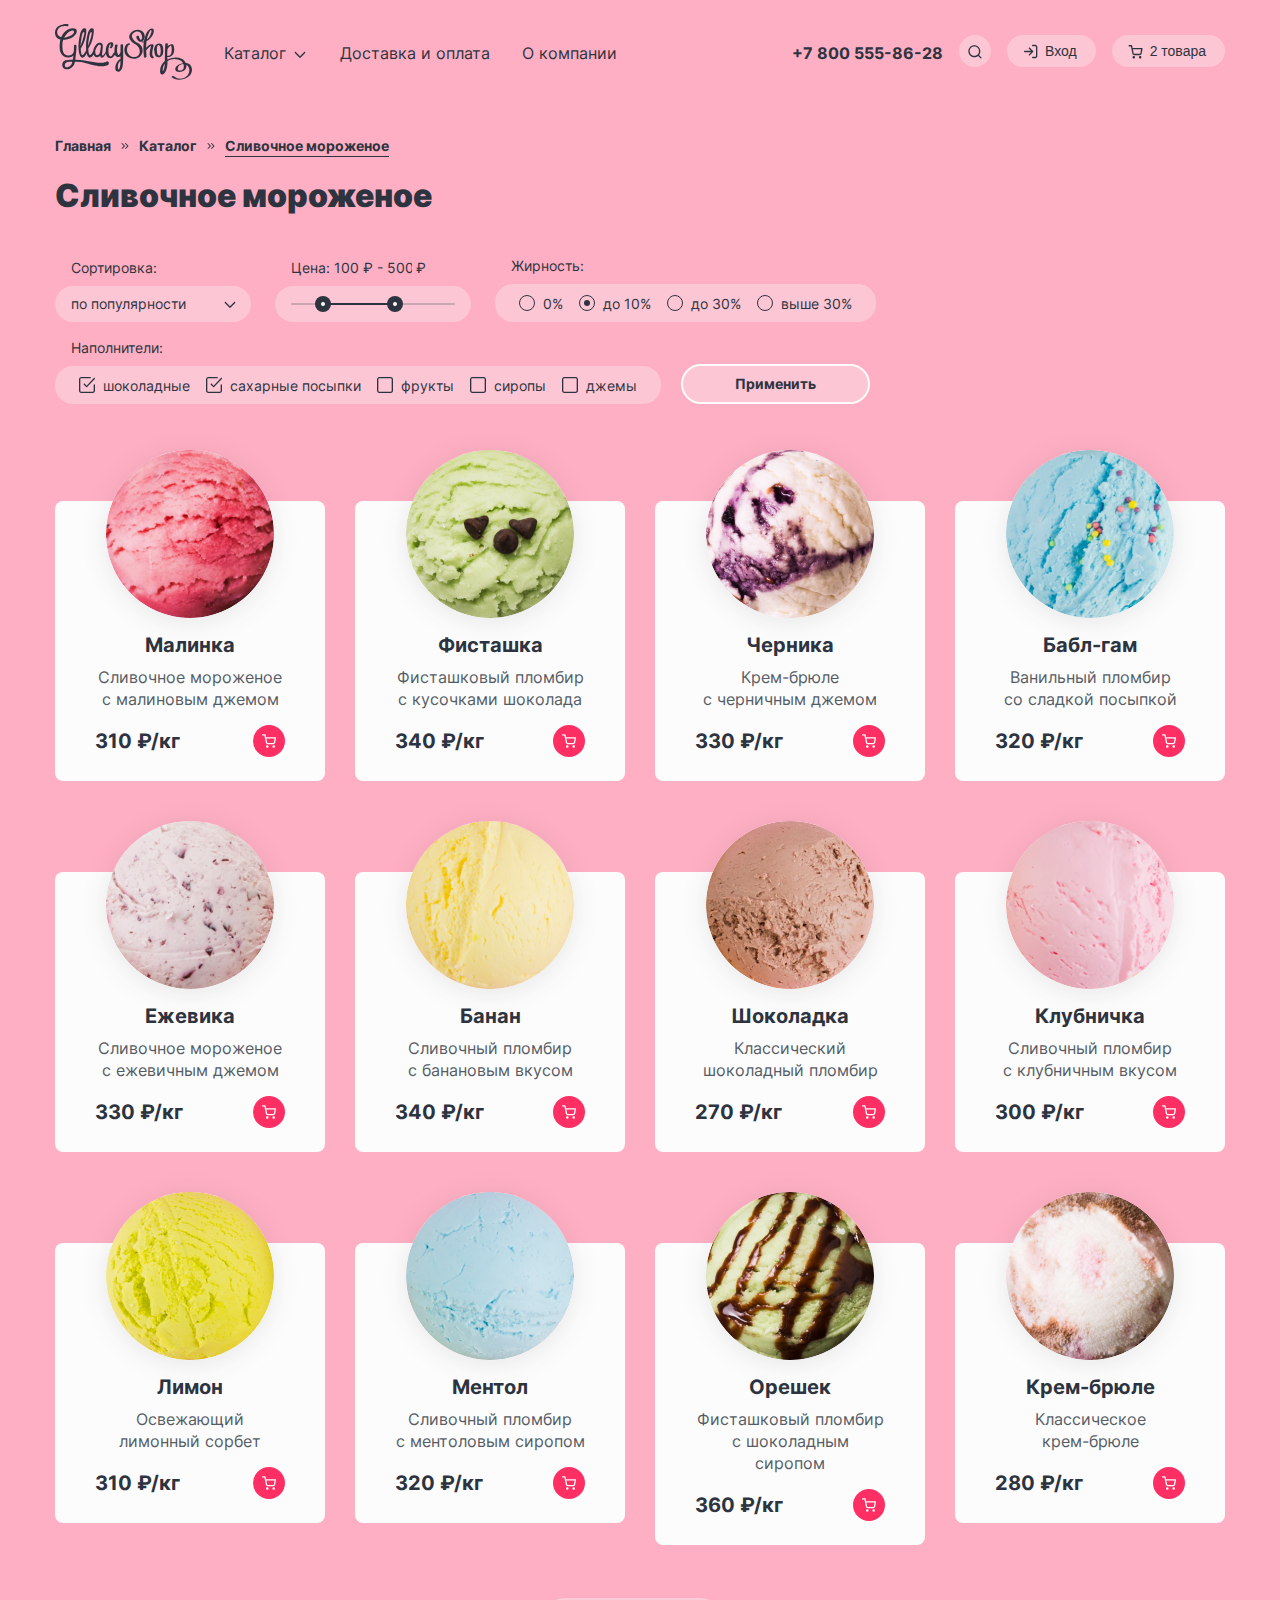
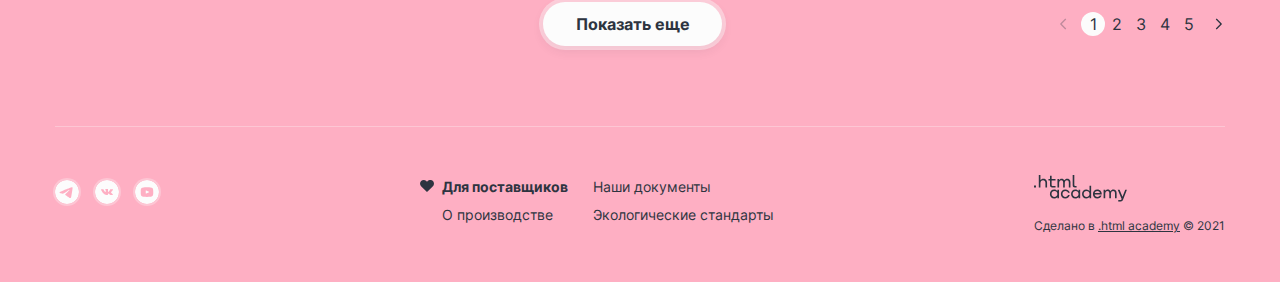
<file: catalog.html>
<!DOCTYPE html>
<html lang="ru">
  <head>
    <meta charset="UTF-8">
    <meta http-equiv="X-UA-Compatible" content="IE=edge">
    <meta name="viewport" content="width=device-width, initial-scale=1.0">
    <link rel="icon" href="favicon.ico">
    <link rel="icon" type="image/png" href="img/favicon-32.png">
    <link rel="stylesheet" href="css/style.css">
    <title>gllacy</title>
  </head>
  <body class="page page--pink">
    <header class="header container">
      <nav class="main-nav">
        <a href="index.html" class="logo">
          <img src="img/logo.svg" alt="Логотип." class="logo__img" width="137" height="56">
        </a>
        <ul class="main-nav__list">
          <li class="main-nav__item main-nav__item--dropdown">
            <a href="#" class="main-nav__link"> Каталог
              <svg width="16" height="17" viewBox="0 0 16 17" fill="#2D3440" xmlns="http://www.w3.org/2000/svg" >
                <path fill-rule="evenodd" clip-rule="evenodd" d="M3.80812 7.0532C3.54777 6.79285 3.12566 6.79285 2.86531 7.0532C2.60496 7.31355 2.60496 7.73566 2.86531 7.99601L7.52565 12.6564C7.52771 12.6585 7.52979 12.6606 7.53189 12.6627C7.66259 12.7934 7.83404 12.8585 8.00534 12.8579C8.1753 12.8574 8.34511 12.7924 8.47478 12.6627C8.47687 12.6606 8.47894 12.6585 8.48099 12.6564L13.1414 7.99601C13.4017 7.73566 13.4017 7.31355 13.1414 7.0532C12.881 6.79285 12.4589 6.79285 12.1986 7.0532L8.00334 11.2484L3.80812 7.0532Z" />
              </svg>

            </a>
            <ul class="main-nav__list-popover">
              <li class="main-nav__item-popover">
                <a href="#" class="main-nav__link-popover main-nav__link-popover--bold"> Новинки</a>
              </li>
              <li class="main-nav__item-popover">
                <a class="main-nav__link-popover main-nav__link-popover--active"> Сливочное</a>
              </li>
              <li class="main-nav__item-popover">
                <a href="#" class="main-nav__link-popover"> Щербеты</a>
              </li>
              <li class="main-nav__item-popover">
                <a href="#" class="main-nav__link-popover"> Фруктовый лед</a>
              </li>
              <li class="main-nav__item-popover">
                <a href="#" class="main-nav__link-popover"> Мелорин</a>
              </li>
            </ul>
          </li>
          <li class="main-nav__item">
            <a href="#" class="main-nav__link"> Доставка и оплата </a>
          </li>
          <li class="main-nav__item">
            <a href="#" class="main-nav__link"> О компании </a>
          </li>
        </ul>
        <a href="tel:+78005558628" class="main-nav__phone">+7 800 555-86-28</a>
        <ul class="main-nav__list-btn">
          <li class="main-nav__item-btn popover">
            <button type="button" class="main-nav__btn main-nav__btn--search popover__btn">
              <svg width="16" height="17"  viewBox="0 0 16 17" fill="#2D3440" xmlns="http://www.w3.org/2000/svg">
                <path fill-rule="evenodd" clip-rule="evenodd" d="M2.66329 8.18794C2.66329 5.61061 4.75263 3.52128 7.32996 3.52128C9.90729 3.52128 11.9966 5.61061 11.9966 8.18794C11.9966 9.44522 11.4994 10.5864 10.6909 11.4255C10.6681 11.443 10.6461 11.4623 10.6252 11.4832C10.6043 11.5041 10.585 11.5261 10.5675 11.5489C9.72835 12.3574 8.58722 12.8546 7.32996 12.8546C4.75263 12.8546 2.66329 10.7653 2.66329 8.18794ZM11.0751 12.8759C10.0486 13.697 8.74662 14.1879 7.32996 14.1879C4.01625 14.1879 1.32996 11.5017 1.32996 8.18794C1.32996 4.87423 4.01625 2.18794 7.32996 2.18794C10.6437 2.18794 13.33 4.87423 13.33 8.18794C13.33 9.60463 12.839 10.9066 12.0179 11.9331L14.468 14.3832C14.7284 14.6436 14.7284 15.0657 14.468 15.326C14.2077 15.5864 13.7855 15.5864 13.5252 15.326L11.0751 12.8759Z" />
              </svg>
              <span class="visually-hidden">
                Поиск.
              </span>
            </button>
            <div class="popover__wrapper popover__wrapper--search">
              <form action="https://echo.htmlacademy.ru/" class="form form--search">
                <input type="search" class="form__input" name="search" placeholder="Поиск по сайту" id="search" required>
                <label for="search" class="visually-hidden">
                  Поиск.
                </label>
              </form>
            </div>
          </li>
          <li class="main-nav__item-btn popover">
            <button type="button" class="main-nav__btn popover__btn">
              <svg width="16" height="17" viewBox="0 0 16 17" fill="#2D3440" xmlns="http://www.w3.org/2000/svg">
                <path fill-rule="evenodd" clip-rule="evenodd" d="M9 2.52461C9 2.15642 9.29848 1.85794 9.66667 1.85794H12.3333C12.8638 1.85794 13.3725 2.06865 13.7475 2.44373C14.1226 2.8188 14.3333 3.32751 14.3333 3.85794V13.1913C14.3333 13.7217 14.1226 14.2304 13.7475 14.6055C13.3725 14.9806 12.8638 15.1913 12.3333 15.1913H9.66667C9.29848 15.1913 9 14.8928 9 14.5246C9 14.1564 9.29848 13.8579 9.66667 13.8579H12.3333C12.5101 13.8579 12.6797 13.7877 12.8047 13.6627C12.9298 13.5377 13 13.3681 13 13.1913V3.85794C13 3.68113 12.9298 3.51156 12.8047 3.38654C12.6797 3.26151 12.5101 3.19127 12.3333 3.19127H9.66667C9.29848 3.19127 9 2.8928 9 2.52461ZM5.86189 4.71987C6.12224 4.45952 6.54435 4.45952 6.8047 4.71987L10.1338 8.04897C10.1509 8.06579 10.1671 8.08353 10.1824 8.1021C10.2142 8.1409 10.2411 8.18246 10.2628 8.22589C10.3079 8.31575 10.3333 8.41721 10.3333 8.52461C10.3333 8.63323 10.3074 8.73579 10.2613 8.8264C10.241 8.86635 10.2164 8.90469 10.1876 8.94072C10.1708 8.96172 10.1527 8.98169 10.1335 9.0005L6.8047 12.3293C6.54435 12.5897 6.12224 12.5897 5.86189 12.3293C5.60154 12.069 5.60154 11.6469 5.86189 11.3865L8.05715 9.19127H1.66667C1.29848 9.19127 1 8.8928 1 8.52461C1 8.15642 1.29848 7.85794 1.66667 7.85794H8.05715L5.86189 5.66268C5.60154 5.40233 5.60154 4.98022 5.86189 4.71987Z" />
              </svg>

              Вход
            </button>
            <div class="popover__wrapper popover__wrapper--login">
              <form action="https://echo.htmlacademy.ru/" class="form form--login">
                <h3 class="form__title">
                  Личный кабинет
                </h3>
                <div class="form__field">
                  <input type="email" class="form__input" id="login-email" placeholder="введите почту" required>
                  <label for="login-email" class="visually-hidden">
                    Введите почту.
                  </label>
                </div>
                <div class="form__field">
                  <input type="password" class="form__input" id="login-password" placeholder="введите пароль" required>
                  <label for="login-password" class="visually-hidden">
                    Введите пароль.
                  </label>
                </div>
                <div class="form__submit-wrapper">
                  <button class="btn btn--pink form__submit" type="submit">
                    Войти
                  </button>
                  <div class="form__link-wrapper">
                    <a href="#" class="form__link">Забыли пароль?</a>
                    <a href="#" class="form__link">Регистрация</a>
                  </div>
                </div>
              </form>
            </div>
          </li>
          <li class="main-nav__item-btn popover">
            <button type="button" class="main-nav__btn popover__btn">
              <svg width="16" height="17" viewBox="0 0 16 17" fill="#2D3440" xmlns="http://www.w3.org/2000/svg">
                <path fill-rule="evenodd" clip-rule="evenodd" d="M1.16667 2.10794C0.798477 2.10794 0.5 2.40642 0.5 2.77461C0.5 3.1428 0.798477 3.44127 1.16667 3.44127H2.93794L3.40537 5.77666C3.40821 5.79461 3.41176 5.81232 3.416 5.82976L4.38338 10.6631L4.3835 10.6637C4.46706 11.0837 4.69562 11.4609 5.02921 11.7295C5.36111 11.9967 5.77595 12.1393 6.20183 12.1328H11.8225C12.2484 12.1393 12.6633 11.9967 12.9952 11.7295C13.3289 11.4608 13.5575 11.0833 13.641 10.6631L13.641 10.6631L13.642 10.6581L14.5691 5.79666C14.6063 5.60149 14.5545 5.39989 14.4279 5.24681C14.3012 5.09372 14.1129 5.00511 13.9142 5.00511H4.61072L4.1381 2.64377C4.07574 2.3322 3.80215 2.10794 3.4844 2.10794H1.16667ZM5.69098 10.4024L4.87759 6.33844H13.1084L12.3328 10.4053C12.31 10.5178 12.2485 10.6188 12.1591 10.6909C12.0691 10.7633 11.9565 10.8018 11.841 10.7996L11.841 10.7994H11.8282H6.19614V10.7993L6.18337 10.7996C6.06787 10.8018 5.95528 10.7633 5.8653 10.6909C5.77531 10.6184 5.71368 10.5166 5.69117 10.4033L5.69098 10.4024ZM4.55739 14.3634C4.55739 13.6754 5.1151 13.1177 5.80307 13.1177C6.49105 13.1177 7.04876 13.6754 7.04876 14.3634C7.04876 15.0513 6.49105 15.6091 5.80307 15.6091C5.1151 15.6091 4.55739 15.0513 4.55739 14.3634ZM10.9307 14.3634C10.9307 13.6754 11.4884 13.1177 12.1764 13.1177C12.8644 13.1177 13.4221 13.6754 13.4221 14.3634C13.4221 15.0513 12.8644 15.6091 12.1764 15.6091C11.4884 15.6091 10.9307 15.0513 10.9307 14.3634Z" />
              </svg>

              2 товара
            </button>
            <div class="popover__wrapper popover__wrapper--cart-empty">
              <p>
                Ваша корзина пока пуста
              </p>
            </div>
          </li>
        </ul>
      </nav>
    </header>
    <main class="main">
      <section class="inner-header container">
        <ol class="breadcrumbs">
          <li class="breadcrumbs__item">
            <a href="index.html" class="breadcrumbs__link">
              Главная
            </a>
          </li>
          <li class="breadcrumbs__item">
            <a href="#" class="breadcrumbs__link">
              Каталог
            </a>
          </li>
          <li class="breadcrumbs__item">
            <a class="breadcrumbs__link">
              Сливочное мороженое
            </a>
          </li>
        </ol>
        <h1 class="inner-header__title">
          Сливочное мороженое
        </h1>
      </section>
      <section class="filter container">
        <h2 class="visually-hidden">
          Фильтр.
        </h2>
        <form action="https://echo.htmlacademy.ru/" class="form-filter" method="GET">
          <fieldset class="form-filter__fieldset">
            <legend class="form-filter__legend">
              Сортировка:
            </legend>
            <select name="sort" id="sort" class="form-filter__select">
              <option value="popular">
                по популярности
              </option>
              <option value="price">
                по цене
              </option>
            </select>
          </fieldset>
          <fieldset class="form-filter__fieldset">
            <div class="form-filter__range-wrapper-inputs">
              <span>Цена: </span>
              <label class="form-filter__catalog-filter-label form-filter__catalog-filter-label--min">
                <input class="form-filter__range-input" type="number" value="100" name="min-price" required> ₽
              </label> -
              <label class="form-filter__catalog-filter-label form-filter__catalog-filter-label--max">
                <input class="form-filter__range-input " type="number" value="500" name="max-price" required> ₽
              </label>
            </div>
            <div class="form-filter__range">
              <div class="form-filter__range-scale">
                <div class="form-filter__range-bar" style="left: 32px; width: 72px;">
                  <button class="form-filter__range-toggle form-filter__range-toggle--min" type="button">
                    <span class="visually-hidden">Изменить минимальную цену.</span>
                  </button>
                  <button class="form-filter__range-toggle form-filter__range-toggle--max" type="button">
                    <span class="visually-hidden">Изменить максимальную цену.</span>
                  </button>
                </div>
              </div>
            </div>
          </fieldset>
          <fieldset class="form-filter__fieldset">
            <legend class="form-filter__legend">
              Жирность:
            </legend>
            <ul class="form-filter__list">
              <li class="form-filter__item">
                <input type="radio" name="fat" value="0" id="fat0" class="visually-hidden form-filter__radio">
                <label for="fat0" class="form-filter__label form-filter__label--radio"> 0%</label>
              </li>
              <li class="form-filter__item">
                <input type="radio" name="fat" value="10" id="fat10" class="visually-hidden form-filter__radio" checked>
                <label for="fat10" class="form-filter__label form-filter__label--radio">до 10%</label>
              </li>
              <li class="form-filter__item">
                <input type="radio" name="fat" value="30" id="fat30" class="visually-hidden form-filter__radio">
                <label for="fat30" class="form-filter__label form-filter__label--radio">до 30%</label>
              </li>
              <li class="form-filter__item">
                <input type="radio" name="fat" value="over" id="over" class="visually-hidden form-filter__radio">
                <label for="over" class="form-filter__label form-filter__label--radio"> выше 30%</label>
              </li>
            </ul>
          </fieldset>
          <fieldset class="form-filter__fieldset">
            <legend class="form-filter__legend">
              Наполнители:
            </legend>
            <ul class="form-filter__list">
              <li class="form-filter__item">
                <input type="checkbox" name="fillers" value="chocolate" id="chocolate" class="visually-hidden form-filter__checkbox" checked>
                <label for="chocolate" class="form-filter__label form-filter__label--checkbox">
                  <svg width="16" height="16" class="form-filter__checkbox-icon" viewBox="0 0 16 16" fill="none" xmlns="http://www.w3.org/2000/svg">
                    <path fill-rule="evenodd" clip-rule="evenodd" d="M1.61516 1.61532C1.79572 1.43477 2.0406 1.33333 2.29593 1.33333H13.7029C13.9447 1.33333 14.0431 1.36186 14.0976 1.38594C14.1553 1.41144 14.2282 1.45981 14.3837 1.61532C14.5909 1.82251 14.6657 2.04757 14.6657 2.29609V13.6647C14.665 13.677 14.6646 13.6895 14.6646 13.702C14.6646 13.9574 14.5632 14.2022 14.3826 14.3828C14.2021 14.5633 13.9572 14.6648 13.7019 14.6648H2.29593C2.0406 14.6648 1.79572 14.5633 1.61516 14.3828C1.43461 14.2022 1.33318 13.9574 1.33318 13.702V2.29609C1.33318 2.04075 1.43461 1.79587 1.61516 1.61532ZM15.8381 14.5437C15.7238 14.834 15.5504 15.1007 15.3255 15.3256C14.8949 15.7562 14.3108 15.9981 13.7019 15.9981H2.29593C1.68697 15.9981 1.10296 15.7562 0.672356 15.3256C0.241755 14.895 -0.000152588 14.311 -0.000152588 13.702V2.29609C-0.000152588 1.68713 0.241756 1.10311 0.672356 0.672508C0.898345 0.446519 1.16659 0.272503 1.45852 0.158153C1.57476 0.0595056 1.72526 0 1.88966 0H2.29593H13.7029C14.0404 0 14.3458 0.0379078 14.6365 0.16636C14.924 0.293391 15.1376 0.483641 15.3265 0.672511C15.808 1.15407 15.999 1.72989 15.999 2.29609V14.1094C15.999 14.2753 15.9384 14.427 15.8381 14.5437Z" fill="#2D3440"/>
                  </svg>
                  <svg width="16" height="16" class="form-filter__checkbox-checked-icon" viewBox="0 0 16 16" fill="none" xmlns="http://www.w3.org/2000/svg">
                    <path fill-rule="evenodd" clip-rule="evenodd" d="M1.61532 1.61526C1.7958 1.43471 2.04051 1.33333 2.29562 1.33333H11.2545C11.6227 1.33333 11.9212 1.03486 11.9212 0.666667C11.9212 0.298477 11.6227 0 11.2545 0H2.29562C1.68671 0 1.10279 0.241993 0.672314 0.672654C0.241845 1.1033 6.10352e-05 1.68733 6.10352e-05 2.29624V13.7033C6.10352e-05 14.3122 0.241845 14.8962 0.672314 15.3269C1.10279 15.7575 1.68671 15.9995 2.29562 15.9995H13.6978C14.3067 15.9995 14.8907 15.7575 15.3211 15.3269C15.7516 14.8962 15.9934 14.3122 15.9934 13.7033V7.99976C15.9934 7.63157 15.6949 7.3331 15.3267 7.3331C14.9585 7.3331 14.6601 7.63157 14.6601 7.99976V13.7033C14.6601 13.9588 14.5586 14.2037 14.3781 14.3843C14.1977 14.5648 13.9529 14.6662 13.6978 14.6662H2.29562C2.04051 14.6662 1.7958 14.5648 1.61532 14.3843C1.43484 14.2037 1.33339 13.9588 1.33339 13.7033V2.29624C1.33339 2.04077 1.43484 1.79582 1.61532 1.61526ZM15.8167 1.9404C16.0699 1.6731 16.0585 1.25115 15.7912 0.997933C15.5239 0.74472 15.1019 0.756136 14.8487 1.02343L7.61408 8.66042L5.78248 6.72695C5.52927 6.45966 5.10732 6.44824 4.84002 6.70145C4.57272 6.95467 4.56131 7.37662 4.81452 7.64392L7.1301 10.0883C7.256 10.2212 7.43101 10.2965 7.61408 10.2965C7.79715 10.2965 7.97216 10.2212 8.09806 10.0883L15.8167 1.9404Z" fill="#2D3440"/>
                  </svg>


                  шоколадные
                </label>
              </li>
              <li class="form-filter__item">
                <input type="checkbox" name="fillers" value="sugar" id="sugar" class="visually-hidden form-filter__checkbox" checked>
                <label for="sugar" class="form-filter__label form-filter__label--checkbox">
                  <svg width="16" height="16" class="form-filter__checkbox-icon" viewBox="0 0 16 16" fill="none" xmlns="http://www.w3.org/2000/svg">
                    <path fill-rule="evenodd" clip-rule="evenodd" d="M1.61516 1.61532C1.79572 1.43477 2.0406 1.33333 2.29593 1.33333H13.7029C13.9447 1.33333 14.0431 1.36186 14.0976 1.38594C14.1553 1.41144 14.2282 1.45981 14.3837 1.61532C14.5909 1.82251 14.6657 2.04757 14.6657 2.29609V13.6647C14.665 13.677 14.6646 13.6895 14.6646 13.702C14.6646 13.9574 14.5632 14.2022 14.3826 14.3828C14.2021 14.5633 13.9572 14.6648 13.7019 14.6648H2.29593C2.0406 14.6648 1.79572 14.5633 1.61516 14.3828C1.43461 14.2022 1.33318 13.9574 1.33318 13.702V2.29609C1.33318 2.04075 1.43461 1.79587 1.61516 1.61532ZM15.8381 14.5437C15.7238 14.834 15.5504 15.1007 15.3255 15.3256C14.8949 15.7562 14.3108 15.9981 13.7019 15.9981H2.29593C1.68697 15.9981 1.10296 15.7562 0.672356 15.3256C0.241755 14.895 -0.000152588 14.311 -0.000152588 13.702V2.29609C-0.000152588 1.68713 0.241756 1.10311 0.672356 0.672508C0.898345 0.446519 1.16659 0.272503 1.45852 0.158153C1.57476 0.0595056 1.72526 0 1.88966 0H2.29593H13.7029C14.0404 0 14.3458 0.0379078 14.6365 0.16636C14.924 0.293391 15.1376 0.483641 15.3265 0.672511C15.808 1.15407 15.999 1.72989 15.999 2.29609V14.1094C15.999 14.2753 15.9384 14.427 15.8381 14.5437Z" fill="#2D3440"/>
                  </svg>
                  <svg width="16" height="16" class="form-filter__checkbox-checked-icon" viewBox="0 0 16 16" fill="none" xmlns="http://www.w3.org/2000/svg">
                    <path fill-rule="evenodd" clip-rule="evenodd" d="M1.61532 1.61526C1.7958 1.43471 2.04051 1.33333 2.29562 1.33333H11.2545C11.6227 1.33333 11.9212 1.03486 11.9212 0.666667C11.9212 0.298477 11.6227 0 11.2545 0H2.29562C1.68671 0 1.10279 0.241993 0.672314 0.672654C0.241845 1.1033 6.10352e-05 1.68733 6.10352e-05 2.29624V13.7033C6.10352e-05 14.3122 0.241845 14.8962 0.672314 15.3269C1.10279 15.7575 1.68671 15.9995 2.29562 15.9995H13.6978C14.3067 15.9995 14.8907 15.7575 15.3211 15.3269C15.7516 14.8962 15.9934 14.3122 15.9934 13.7033V7.99976C15.9934 7.63157 15.6949 7.3331 15.3267 7.3331C14.9585 7.3331 14.6601 7.63157 14.6601 7.99976V13.7033C14.6601 13.9588 14.5586 14.2037 14.3781 14.3843C14.1977 14.5648 13.9529 14.6662 13.6978 14.6662H2.29562C2.04051 14.6662 1.7958 14.5648 1.61532 14.3843C1.43484 14.2037 1.33339 13.9588 1.33339 13.7033V2.29624C1.33339 2.04077 1.43484 1.79582 1.61532 1.61526ZM15.8167 1.9404C16.0699 1.6731 16.0585 1.25115 15.7912 0.997933C15.5239 0.74472 15.1019 0.756136 14.8487 1.02343L7.61408 8.66042L5.78248 6.72695C5.52927 6.45966 5.10732 6.44824 4.84002 6.70145C4.57272 6.95467 4.56131 7.37662 4.81452 7.64392L7.1301 10.0883C7.256 10.2212 7.43101 10.2965 7.61408 10.2965C7.79715 10.2965 7.97216 10.2212 8.09806 10.0883L15.8167 1.9404Z" fill="#2D3440"/>
                  </svg>
                  сахарные посыпки
                </label>
              </li>
              <li class="form-filter__item">
                <input type="checkbox" name="fillers" value="fruts" id="fruts" class="visually-hidden form-filter__checkbox">
                <label for="fruts" class="form-filter__label form-filter__label--checkbox">
                  <svg width="16" height="16" class="form-filter__checkbox-icon" viewBox="0 0 16 16" fill="none" xmlns="http://www.w3.org/2000/svg">
                    <path fill-rule="evenodd" clip-rule="evenodd" d="M1.61516 1.61532C1.79572 1.43477 2.0406 1.33333 2.29593 1.33333H13.7029C13.9447 1.33333 14.0431 1.36186 14.0976 1.38594C14.1553 1.41144 14.2282 1.45981 14.3837 1.61532C14.5909 1.82251 14.6657 2.04757 14.6657 2.29609V13.6647C14.665 13.677 14.6646 13.6895 14.6646 13.702C14.6646 13.9574 14.5632 14.2022 14.3826 14.3828C14.2021 14.5633 13.9572 14.6648 13.7019 14.6648H2.29593C2.0406 14.6648 1.79572 14.5633 1.61516 14.3828C1.43461 14.2022 1.33318 13.9574 1.33318 13.702V2.29609C1.33318 2.04075 1.43461 1.79587 1.61516 1.61532ZM15.8381 14.5437C15.7238 14.834 15.5504 15.1007 15.3255 15.3256C14.8949 15.7562 14.3108 15.9981 13.7019 15.9981H2.29593C1.68697 15.9981 1.10296 15.7562 0.672356 15.3256C0.241755 14.895 -0.000152588 14.311 -0.000152588 13.702V2.29609C-0.000152588 1.68713 0.241756 1.10311 0.672356 0.672508C0.898345 0.446519 1.16659 0.272503 1.45852 0.158153C1.57476 0.0595056 1.72526 0 1.88966 0H2.29593H13.7029C14.0404 0 14.3458 0.0379078 14.6365 0.16636C14.924 0.293391 15.1376 0.483641 15.3265 0.672511C15.808 1.15407 15.999 1.72989 15.999 2.29609V14.1094C15.999 14.2753 15.9384 14.427 15.8381 14.5437Z" fill="#2D3440"/>
                  </svg>
                  <svg width="16" height="16" class="form-filter__checkbox-checked-icon" viewBox="0 0 16 16" fill="none" xmlns="http://www.w3.org/2000/svg">
                    <path fill-rule="evenodd" clip-rule="evenodd" d="M1.61532 1.61526C1.7958 1.43471 2.04051 1.33333 2.29562 1.33333H11.2545C11.6227 1.33333 11.9212 1.03486 11.9212 0.666667C11.9212 0.298477 11.6227 0 11.2545 0H2.29562C1.68671 0 1.10279 0.241993 0.672314 0.672654C0.241845 1.1033 6.10352e-05 1.68733 6.10352e-05 2.29624V13.7033C6.10352e-05 14.3122 0.241845 14.8962 0.672314 15.3269C1.10279 15.7575 1.68671 15.9995 2.29562 15.9995H13.6978C14.3067 15.9995 14.8907 15.7575 15.3211 15.3269C15.7516 14.8962 15.9934 14.3122 15.9934 13.7033V7.99976C15.9934 7.63157 15.6949 7.3331 15.3267 7.3331C14.9585 7.3331 14.6601 7.63157 14.6601 7.99976V13.7033C14.6601 13.9588 14.5586 14.2037 14.3781 14.3843C14.1977 14.5648 13.9529 14.6662 13.6978 14.6662H2.29562C2.04051 14.6662 1.7958 14.5648 1.61532 14.3843C1.43484 14.2037 1.33339 13.9588 1.33339 13.7033V2.29624C1.33339 2.04077 1.43484 1.79582 1.61532 1.61526ZM15.8167 1.9404C16.0699 1.6731 16.0585 1.25115 15.7912 0.997933C15.5239 0.74472 15.1019 0.756136 14.8487 1.02343L7.61408 8.66042L5.78248 6.72695C5.52927 6.45966 5.10732 6.44824 4.84002 6.70145C4.57272 6.95467 4.56131 7.37662 4.81452 7.64392L7.1301 10.0883C7.256 10.2212 7.43101 10.2965 7.61408 10.2965C7.79715 10.2965 7.97216 10.2212 8.09806 10.0883L15.8167 1.9404Z" fill="#2D3440"/>
                  </svg>
                  фрукты
                </label>
              </li>
              <li class="form-filter__item">
                <input type="checkbox" name="fillers" value="syrup" id="syrup" class="visually-hidden form-filter__checkbox">
                <label for="syrup" class="form-filter__label form-filter__label--checkbox">
                  <svg width="16" height="16" class="form-filter__checkbox-icon" viewBox="0 0 16 16" fill="none" xmlns="http://www.w3.org/2000/svg">
                    <path fill-rule="evenodd" clip-rule="evenodd" d="M1.61516 1.61532C1.79572 1.43477 2.0406 1.33333 2.29593 1.33333H13.7029C13.9447 1.33333 14.0431 1.36186 14.0976 1.38594C14.1553 1.41144 14.2282 1.45981 14.3837 1.61532C14.5909 1.82251 14.6657 2.04757 14.6657 2.29609V13.6647C14.665 13.677 14.6646 13.6895 14.6646 13.702C14.6646 13.9574 14.5632 14.2022 14.3826 14.3828C14.2021 14.5633 13.9572 14.6648 13.7019 14.6648H2.29593C2.0406 14.6648 1.79572 14.5633 1.61516 14.3828C1.43461 14.2022 1.33318 13.9574 1.33318 13.702V2.29609C1.33318 2.04075 1.43461 1.79587 1.61516 1.61532ZM15.8381 14.5437C15.7238 14.834 15.5504 15.1007 15.3255 15.3256C14.8949 15.7562 14.3108 15.9981 13.7019 15.9981H2.29593C1.68697 15.9981 1.10296 15.7562 0.672356 15.3256C0.241755 14.895 -0.000152588 14.311 -0.000152588 13.702V2.29609C-0.000152588 1.68713 0.241756 1.10311 0.672356 0.672508C0.898345 0.446519 1.16659 0.272503 1.45852 0.158153C1.57476 0.0595056 1.72526 0 1.88966 0H2.29593H13.7029C14.0404 0 14.3458 0.0379078 14.6365 0.16636C14.924 0.293391 15.1376 0.483641 15.3265 0.672511C15.808 1.15407 15.999 1.72989 15.999 2.29609V14.1094C15.999 14.2753 15.9384 14.427 15.8381 14.5437Z" fill="#2D3440"/>
                  </svg>
                  <svg width="16" height="16" class="form-filter__checkbox-checked-icon" viewBox="0 0 16 16" fill="none" xmlns="http://www.w3.org/2000/svg">
                    <path fill-rule="evenodd" clip-rule="evenodd" d="M1.61532 1.61526C1.7958 1.43471 2.04051 1.33333 2.29562 1.33333H11.2545C11.6227 1.33333 11.9212 1.03486 11.9212 0.666667C11.9212 0.298477 11.6227 0 11.2545 0H2.29562C1.68671 0 1.10279 0.241993 0.672314 0.672654C0.241845 1.1033 6.10352e-05 1.68733 6.10352e-05 2.29624V13.7033C6.10352e-05 14.3122 0.241845 14.8962 0.672314 15.3269C1.10279 15.7575 1.68671 15.9995 2.29562 15.9995H13.6978C14.3067 15.9995 14.8907 15.7575 15.3211 15.3269C15.7516 14.8962 15.9934 14.3122 15.9934 13.7033V7.99976C15.9934 7.63157 15.6949 7.3331 15.3267 7.3331C14.9585 7.3331 14.6601 7.63157 14.6601 7.99976V13.7033C14.6601 13.9588 14.5586 14.2037 14.3781 14.3843C14.1977 14.5648 13.9529 14.6662 13.6978 14.6662H2.29562C2.04051 14.6662 1.7958 14.5648 1.61532 14.3843C1.43484 14.2037 1.33339 13.9588 1.33339 13.7033V2.29624C1.33339 2.04077 1.43484 1.79582 1.61532 1.61526ZM15.8167 1.9404C16.0699 1.6731 16.0585 1.25115 15.7912 0.997933C15.5239 0.74472 15.1019 0.756136 14.8487 1.02343L7.61408 8.66042L5.78248 6.72695C5.52927 6.45966 5.10732 6.44824 4.84002 6.70145C4.57272 6.95467 4.56131 7.37662 4.81452 7.64392L7.1301 10.0883C7.256 10.2212 7.43101 10.2965 7.61408 10.2965C7.79715 10.2965 7.97216 10.2212 8.09806 10.0883L15.8167 1.9404Z" fill="#2D3440"/>
                  </svg>
                  сиропы
                </label>
              </li>
              <li class="form-filter__item">
                <input type="checkbox" name="fillers" value="jam" id="jam" class="visually-hidden form-filter__checkbox">
                <label for="jam" class="form-filter__label form-filter__label--checkbox">
                  <svg width="16" height="16" class="form-filter__checkbox-icon" viewBox="0 0 16 16" fill="none" xmlns="http://www.w3.org/2000/svg">
                    <path fill-rule="evenodd" clip-rule="evenodd" d="M1.61516 1.61532C1.79572 1.43477 2.0406 1.33333 2.29593 1.33333H13.7029C13.9447 1.33333 14.0431 1.36186 14.0976 1.38594C14.1553 1.41144 14.2282 1.45981 14.3837 1.61532C14.5909 1.82251 14.6657 2.04757 14.6657 2.29609V13.6647C14.665 13.677 14.6646 13.6895 14.6646 13.702C14.6646 13.9574 14.5632 14.2022 14.3826 14.3828C14.2021 14.5633 13.9572 14.6648 13.7019 14.6648H2.29593C2.0406 14.6648 1.79572 14.5633 1.61516 14.3828C1.43461 14.2022 1.33318 13.9574 1.33318 13.702V2.29609C1.33318 2.04075 1.43461 1.79587 1.61516 1.61532ZM15.8381 14.5437C15.7238 14.834 15.5504 15.1007 15.3255 15.3256C14.8949 15.7562 14.3108 15.9981 13.7019 15.9981H2.29593C1.68697 15.9981 1.10296 15.7562 0.672356 15.3256C0.241755 14.895 -0.000152588 14.311 -0.000152588 13.702V2.29609C-0.000152588 1.68713 0.241756 1.10311 0.672356 0.672508C0.898345 0.446519 1.16659 0.272503 1.45852 0.158153C1.57476 0.0595056 1.72526 0 1.88966 0H2.29593H13.7029C14.0404 0 14.3458 0.0379078 14.6365 0.16636C14.924 0.293391 15.1376 0.483641 15.3265 0.672511C15.808 1.15407 15.999 1.72989 15.999 2.29609V14.1094C15.999 14.2753 15.9384 14.427 15.8381 14.5437Z" fill="#2D3440"/>
                  </svg>
                  <svg width="16" height="16" class="form-filter__checkbox-checked-icon" viewBox="0 0 16 16" fill="none" xmlns="http://www.w3.org/2000/svg">
                    <path fill-rule="evenodd" clip-rule="evenodd" d="M1.61532 1.61526C1.7958 1.43471 2.04051 1.33333 2.29562 1.33333H11.2545C11.6227 1.33333 11.9212 1.03486 11.9212 0.666667C11.9212 0.298477 11.6227 0 11.2545 0H2.29562C1.68671 0 1.10279 0.241993 0.672314 0.672654C0.241845 1.1033 6.10352e-05 1.68733 6.10352e-05 2.29624V13.7033C6.10352e-05 14.3122 0.241845 14.8962 0.672314 15.3269C1.10279 15.7575 1.68671 15.9995 2.29562 15.9995H13.6978C14.3067 15.9995 14.8907 15.7575 15.3211 15.3269C15.7516 14.8962 15.9934 14.3122 15.9934 13.7033V7.99976C15.9934 7.63157 15.6949 7.3331 15.3267 7.3331C14.9585 7.3331 14.6601 7.63157 14.6601 7.99976V13.7033C14.6601 13.9588 14.5586 14.2037 14.3781 14.3843C14.1977 14.5648 13.9529 14.6662 13.6978 14.6662H2.29562C2.04051 14.6662 1.7958 14.5648 1.61532 14.3843C1.43484 14.2037 1.33339 13.9588 1.33339 13.7033V2.29624C1.33339 2.04077 1.43484 1.79582 1.61532 1.61526ZM15.8167 1.9404C16.0699 1.6731 16.0585 1.25115 15.7912 0.997933C15.5239 0.74472 15.1019 0.756136 14.8487 1.02343L7.61408 8.66042L5.78248 6.72695C5.52927 6.45966 5.10732 6.44824 4.84002 6.70145C4.57272 6.95467 4.56131 7.37662 4.81452 7.64392L7.1301 10.0883C7.256 10.2212 7.43101 10.2965 7.61408 10.2965C7.79715 10.2965 7.97216 10.2212 8.09806 10.0883L15.8167 1.9404Z" fill="#2D3440"/>
                  </svg>
                  джемы
                </label>
              </li>
            </ul>
          </fieldset>
          <button class="btn form-filter__submit" type="submit">
            Применить
          </button>
        </form>
      </section>
      <section class="catalog catalog--ice-cream">
        <div class="catalog__container container">
          <div class="catalog__wrapper">
            <div class="product-card">
              <div class="product-card__wrapper">
                <a href="#" class="product-card__img">
                  <img src="img/products/product-1.jpg" alt="Малиновый пломбир." width="168" height="168">
                </a>
                <h3 class="product-card__title">
                  Малинка
                </h3>
                <p class="product-card__desc">
                  Сливочное мороженое с малиновым джемом
                </p>
                <div class="product-card__footer">
                  <span class="product-card__price">
                    310 ₽/кг
                  </span>
                  <a href="#" class="product-card__buy">
                    <svg width="15" height="14" viewBox="0 0 15 14" fill="none" xmlns="http://www.w3.org/2000/svg">
                      <path fill-rule="evenodd" clip-rule="evenodd" d="M1.16667 0.25C0.798477 0.25 0.5 0.548477 0.5 0.916667C0.5 1.28486 0.798477 1.58333 1.16667 1.58333H2.93794L3.40537 3.91872C3.40821 3.93667 3.41176 3.95438 3.416 3.97182L4.38338 8.80515L4.3835 8.80571C4.46706 9.22572 4.69562 9.60299 5.02921 9.87153C5.36111 10.1387 5.77595 10.2813 6.20183 10.2748H11.8225C12.2484 10.2813 12.6633 10.1387 12.9952 9.87153C13.3289 9.60287 13.5575 9.22538 13.641 8.80515L13.641 8.80515L13.642 8.80016L14.5691 3.93872C14.6063 3.74355 14.5545 3.54195 14.4279 3.38887C14.3012 3.23578 14.1129 3.14716 13.9142 3.14716H4.61072L4.1381 0.785829C4.07574 0.474257 3.80215 0.25 3.4844 0.25H1.16667ZM5.69098 8.54444L4.87759 4.4805H13.1084L12.3328 8.54736C12.31 8.65988 12.2485 8.7609 12.1591 8.83291C12.0691 8.90535 11.9565 8.94383 11.841 8.94162L11.841 8.94149H11.8282H6.19614V8.94137L6.18337 8.94162C6.06787 8.94383 5.95528 8.90535 5.8653 8.83291C5.77531 8.76048 5.71368 8.6587 5.69117 8.5454L5.69098 8.54444ZM4.55739 12.5054C4.55739 11.8175 5.1151 11.2597 5.80307 11.2597C6.49105 11.2597 7.04876 11.8175 7.04876 12.5054C7.04876 13.1934 6.49105 13.7511 5.80307 13.7511C5.1151 13.7511 4.55739 13.1934 4.55739 12.5054ZM10.9307 12.5054C10.9307 11.8175 11.4884 11.2597 12.1764 11.2597C12.8644 11.2597 13.4221 11.8175 13.4221 12.5054C13.4221 13.1934 12.8644 13.7511 12.1764 13.7511C11.4884 13.7511 10.9307 13.1934 10.9307 12.5054Z" fill="#FCFCFC"/>
                    </svg>

                    <span class="visually-hidden">
                      Добавить в корзину.
                    </span>
                  </a>
                </div>
              </div>
            </div>
            <div class="product-card">
              <div class="product-card__wrapper">
                <a href="#" class="product-card__img">
                  <img src="img/products/product-2.jpg" alt="Фисташковый пломбир." width="168" height="168">
                </a>
                <h3 class="product-card__title">
                  Фисташка
                </h3>
                <p class="product-card__desc">
                  Фисташковый пломбир с кусочками шоколада
                </p>
                <div class="product-card__footer">
                  <span class="product-card__price">
                    340 ₽/кг
                  </span>
                  <a href="#" class="product-card__buy">
                    <svg width="15" height="14" viewBox="0 0 15 14" fill="none" xmlns="http://www.w3.org/2000/svg">
                      <path fill-rule="evenodd" clip-rule="evenodd" d="M1.16667 0.25C0.798477 0.25 0.5 0.548477 0.5 0.916667C0.5 1.28486 0.798477 1.58333 1.16667 1.58333H2.93794L3.40537 3.91872C3.40821 3.93667 3.41176 3.95438 3.416 3.97182L4.38338 8.80515L4.3835 8.80571C4.46706 9.22572 4.69562 9.60299 5.02921 9.87153C5.36111 10.1387 5.77595 10.2813 6.20183 10.2748H11.8225C12.2484 10.2813 12.6633 10.1387 12.9952 9.87153C13.3289 9.60287 13.5575 9.22538 13.641 8.80515L13.641 8.80515L13.642 8.80016L14.5691 3.93872C14.6063 3.74355 14.5545 3.54195 14.4279 3.38887C14.3012 3.23578 14.1129 3.14716 13.9142 3.14716H4.61072L4.1381 0.785829C4.07574 0.474257 3.80215 0.25 3.4844 0.25H1.16667ZM5.69098 8.54444L4.87759 4.4805H13.1084L12.3328 8.54736C12.31 8.65988 12.2485 8.7609 12.1591 8.83291C12.0691 8.90535 11.9565 8.94383 11.841 8.94162L11.841 8.94149H11.8282H6.19614V8.94137L6.18337 8.94162C6.06787 8.94383 5.95528 8.90535 5.8653 8.83291C5.77531 8.76048 5.71368 8.6587 5.69117 8.5454L5.69098 8.54444ZM4.55739 12.5054C4.55739 11.8175 5.1151 11.2597 5.80307 11.2597C6.49105 11.2597 7.04876 11.8175 7.04876 12.5054C7.04876 13.1934 6.49105 13.7511 5.80307 13.7511C5.1151 13.7511 4.55739 13.1934 4.55739 12.5054ZM10.9307 12.5054C10.9307 11.8175 11.4884 11.2597 12.1764 11.2597C12.8644 11.2597 13.4221 11.8175 13.4221 12.5054C13.4221 13.1934 12.8644 13.7511 12.1764 13.7511C11.4884 13.7511 10.9307 13.1934 10.9307 12.5054Z" fill="#FCFCFC"/>
                    </svg>

                    <span class="visually-hidden">
                      Добавить в корзину.
                    </span>
                  </a>
                </div>
              </div>
            </div>
            <div class="product-card">
              <div class="product-card__wrapper">
                <a href="#" class="product-card__img">
                  <img src="img/products/product-3.jpg" alt="Черничный пломбир." width="168" height="168">
                </a>
                <h3 class="product-card__title">
                  Черника
                </h3>
                <p class="product-card__desc">
                  Крем-брюле с&nbsp;черничным джемом
                </p>
                <div class="product-card__footer">
                  <span class="product-card__price">
                    330 ₽/кг
                  </span>
                  <a href="#" class="product-card__buy">
                    <svg width="15" height="14" viewBox="0 0 15 14" fill="none" xmlns="http://www.w3.org/2000/svg">
                      <path fill-rule="evenodd" clip-rule="evenodd" d="M1.16667 0.25C0.798477 0.25 0.5 0.548477 0.5 0.916667C0.5 1.28486 0.798477 1.58333 1.16667 1.58333H2.93794L3.40537 3.91872C3.40821 3.93667 3.41176 3.95438 3.416 3.97182L4.38338 8.80515L4.3835 8.80571C4.46706 9.22572 4.69562 9.60299 5.02921 9.87153C5.36111 10.1387 5.77595 10.2813 6.20183 10.2748H11.8225C12.2484 10.2813 12.6633 10.1387 12.9952 9.87153C13.3289 9.60287 13.5575 9.22538 13.641 8.80515L13.641 8.80515L13.642 8.80016L14.5691 3.93872C14.6063 3.74355 14.5545 3.54195 14.4279 3.38887C14.3012 3.23578 14.1129 3.14716 13.9142 3.14716H4.61072L4.1381 0.785829C4.07574 0.474257 3.80215 0.25 3.4844 0.25H1.16667ZM5.69098 8.54444L4.87759 4.4805H13.1084L12.3328 8.54736C12.31 8.65988 12.2485 8.7609 12.1591 8.83291C12.0691 8.90535 11.9565 8.94383 11.841 8.94162L11.841 8.94149H11.8282H6.19614V8.94137L6.18337 8.94162C6.06787 8.94383 5.95528 8.90535 5.8653 8.83291C5.77531 8.76048 5.71368 8.6587 5.69117 8.5454L5.69098 8.54444ZM4.55739 12.5054C4.55739 11.8175 5.1151 11.2597 5.80307 11.2597C6.49105 11.2597 7.04876 11.8175 7.04876 12.5054C7.04876 13.1934 6.49105 13.7511 5.80307 13.7511C5.1151 13.7511 4.55739 13.1934 4.55739 12.5054ZM10.9307 12.5054C10.9307 11.8175 11.4884 11.2597 12.1764 11.2597C12.8644 11.2597 13.4221 11.8175 13.4221 12.5054C13.4221 13.1934 12.8644 13.7511 12.1764 13.7511C11.4884 13.7511 10.9307 13.1934 10.9307 12.5054Z" fill="#FCFCFC"/>
                    </svg>

                    <span class="visually-hidden">
                      Добавить в корзину.
                    </span>
                  </a>
                </div>
              </div>
            </div>
            <div class="product-card">
              <div class="product-card__wrapper">
                <a href="#" class="product-card__img">
                  <img src="img/products/product-4.jpg" alt="пломбир жвачка." width="168" height="168">
                </a>
                <h3 class="product-card__title">
                  Бабл-гам
                </h3>
                <p class="product-card__desc">
                  Ванильный пломбир со&nbsp;сладкой посыпкой
                </p>
                <div class="product-card__footer">
                  <span class="product-card__price">
                    320 ₽/кг
                  </span>
                  <a href="#" class="product-card__buy">
                    <svg width="15" height="14" viewBox="0 0 15 14" fill="none" xmlns="http://www.w3.org/2000/svg">
                      <path fill-rule="evenodd" clip-rule="evenodd" d="M1.16667 0.25C0.798477 0.25 0.5 0.548477 0.5 0.916667C0.5 1.28486 0.798477 1.58333 1.16667 1.58333H2.93794L3.40537 3.91872C3.40821 3.93667 3.41176 3.95438 3.416 3.97182L4.38338 8.80515L4.3835 8.80571C4.46706 9.22572 4.69562 9.60299 5.02921 9.87153C5.36111 10.1387 5.77595 10.2813 6.20183 10.2748H11.8225C12.2484 10.2813 12.6633 10.1387 12.9952 9.87153C13.3289 9.60287 13.5575 9.22538 13.641 8.80515L13.641 8.80515L13.642 8.80016L14.5691 3.93872C14.6063 3.74355 14.5545 3.54195 14.4279 3.38887C14.3012 3.23578 14.1129 3.14716 13.9142 3.14716H4.61072L4.1381 0.785829C4.07574 0.474257 3.80215 0.25 3.4844 0.25H1.16667ZM5.69098 8.54444L4.87759 4.4805H13.1084L12.3328 8.54736C12.31 8.65988 12.2485 8.7609 12.1591 8.83291C12.0691 8.90535 11.9565 8.94383 11.841 8.94162L11.841 8.94149H11.8282H6.19614V8.94137L6.18337 8.94162C6.06787 8.94383 5.95528 8.90535 5.8653 8.83291C5.77531 8.76048 5.71368 8.6587 5.69117 8.5454L5.69098 8.54444ZM4.55739 12.5054C4.55739 11.8175 5.1151 11.2597 5.80307 11.2597C6.49105 11.2597 7.04876 11.8175 7.04876 12.5054C7.04876 13.1934 6.49105 13.7511 5.80307 13.7511C5.1151 13.7511 4.55739 13.1934 4.55739 12.5054ZM10.9307 12.5054C10.9307 11.8175 11.4884 11.2597 12.1764 11.2597C12.8644 11.2597 13.4221 11.8175 13.4221 12.5054C13.4221 13.1934 12.8644 13.7511 12.1764 13.7511C11.4884 13.7511 10.9307 13.1934 10.9307 12.5054Z" fill="#FCFCFC"/>
                    </svg>
                    <span class="visually-hidden">
                      Добавить в корзину.
                    </span>
                  </a>
                </div>
              </div>
            </div>
            <div class="product-card">
              <div class="product-card__wrapper">
                <a href="#" class="product-card__img">
                  <img src="img/products/product-5.jpg" alt="ежевичный пломбир." width="168" height="168">
                </a>
                <h3 class="product-card__title">
                  Ежевика
                </h3>
                <p class="product-card__desc">
                  Сливочное мороженое с ежевичным джемом
                </p>
                <div class="product-card__footer">
                  <span class="product-card__price">
                    330 ₽/кг
                  </span>
                  <a href="#" class="product-card__buy">
                    <svg width="15" height="14" viewBox="0 0 15 14" fill="none" xmlns="http://www.w3.org/2000/svg">
                      <path fill-rule="evenodd" clip-rule="evenodd" d="M1.16667 0.25C0.798477 0.25 0.5 0.548477 0.5 0.916667C0.5 1.28486 0.798477 1.58333 1.16667 1.58333H2.93794L3.40537 3.91872C3.40821 3.93667 3.41176 3.95438 3.416 3.97182L4.38338 8.80515L4.3835 8.80571C4.46706 9.22572 4.69562 9.60299 5.02921 9.87153C5.36111 10.1387 5.77595 10.2813 6.20183 10.2748H11.8225C12.2484 10.2813 12.6633 10.1387 12.9952 9.87153C13.3289 9.60287 13.5575 9.22538 13.641 8.80515L13.641 8.80515L13.642 8.80016L14.5691 3.93872C14.6063 3.74355 14.5545 3.54195 14.4279 3.38887C14.3012 3.23578 14.1129 3.14716 13.9142 3.14716H4.61072L4.1381 0.785829C4.07574 0.474257 3.80215 0.25 3.4844 0.25H1.16667ZM5.69098 8.54444L4.87759 4.4805H13.1084L12.3328 8.54736C12.31 8.65988 12.2485 8.7609 12.1591 8.83291C12.0691 8.90535 11.9565 8.94383 11.841 8.94162L11.841 8.94149H11.8282H6.19614V8.94137L6.18337 8.94162C6.06787 8.94383 5.95528 8.90535 5.8653 8.83291C5.77531 8.76048 5.71368 8.6587 5.69117 8.5454L5.69098 8.54444ZM4.55739 12.5054C4.55739 11.8175 5.1151 11.2597 5.80307 11.2597C6.49105 11.2597 7.04876 11.8175 7.04876 12.5054C7.04876 13.1934 6.49105 13.7511 5.80307 13.7511C5.1151 13.7511 4.55739 13.1934 4.55739 12.5054ZM10.9307 12.5054C10.9307 11.8175 11.4884 11.2597 12.1764 11.2597C12.8644 11.2597 13.4221 11.8175 13.4221 12.5054C13.4221 13.1934 12.8644 13.7511 12.1764 13.7511C11.4884 13.7511 10.9307 13.1934 10.9307 12.5054Z" fill="#FCFCFC"/>
                    </svg>

                    <span class="visually-hidden">
                      Добавить в корзину.
                    </span>
                  </a>
                </div>
              </div>
            </div>
            <div class="product-card">
              <div class="product-card__wrapper">
                <a href="#" class="product-card__img">
                  <img src="img/products/product-6.jpg" alt="банановый пломбир." width="168" height="168">
                </a>
                <h3 class="product-card__title">
                  Банан
                </h3>
                <p class="product-card__desc">
                  Сливочный пломбир с&nbsp;банановым вкусом
                </p>
                <div class="product-card__footer">
                  <span class="product-card__price">
                    340 ₽/кг
                  </span>
                  <a href="#" class="product-card__buy">
                    <svg width="15" height="14" viewBox="0 0 15 14" fill="none" xmlns="http://www.w3.org/2000/svg">
                      <path fill-rule="evenodd" clip-rule="evenodd" d="M1.16667 0.25C0.798477 0.25 0.5 0.548477 0.5 0.916667C0.5 1.28486 0.798477 1.58333 1.16667 1.58333H2.93794L3.40537 3.91872C3.40821 3.93667 3.41176 3.95438 3.416 3.97182L4.38338 8.80515L4.3835 8.80571C4.46706 9.22572 4.69562 9.60299 5.02921 9.87153C5.36111 10.1387 5.77595 10.2813 6.20183 10.2748H11.8225C12.2484 10.2813 12.6633 10.1387 12.9952 9.87153C13.3289 9.60287 13.5575 9.22538 13.641 8.80515L13.641 8.80515L13.642 8.80016L14.5691 3.93872C14.6063 3.74355 14.5545 3.54195 14.4279 3.38887C14.3012 3.23578 14.1129 3.14716 13.9142 3.14716H4.61072L4.1381 0.785829C4.07574 0.474257 3.80215 0.25 3.4844 0.25H1.16667ZM5.69098 8.54444L4.87759 4.4805H13.1084L12.3328 8.54736C12.31 8.65988 12.2485 8.7609 12.1591 8.83291C12.0691 8.90535 11.9565 8.94383 11.841 8.94162L11.841 8.94149H11.8282H6.19614V8.94137L6.18337 8.94162C6.06787 8.94383 5.95528 8.90535 5.8653 8.83291C5.77531 8.76048 5.71368 8.6587 5.69117 8.5454L5.69098 8.54444ZM4.55739 12.5054C4.55739 11.8175 5.1151 11.2597 5.80307 11.2597C6.49105 11.2597 7.04876 11.8175 7.04876 12.5054C7.04876 13.1934 6.49105 13.7511 5.80307 13.7511C5.1151 13.7511 4.55739 13.1934 4.55739 12.5054ZM10.9307 12.5054C10.9307 11.8175 11.4884 11.2597 12.1764 11.2597C12.8644 11.2597 13.4221 11.8175 13.4221 12.5054C13.4221 13.1934 12.8644 13.7511 12.1764 13.7511C11.4884 13.7511 10.9307 13.1934 10.9307 12.5054Z" fill="#FCFCFC"/>
                    </svg>

                    <span class="visually-hidden">
                      Добавить в корзину.
                    </span>
                  </a>
                </div>
              </div>
            </div>
            <div class="product-card">
              <div class="product-card__wrapper">
                <a href="#" class="product-card__img">
                  <img src="img/products/product-7.jpg" alt="Шоколадный пломбир." width="168" height="168">
                </a>
                <h3 class="product-card__title">
                  Шоколадка
                </h3>
                <p class="product-card__desc">
                  Классический шоколадный пломбир
                </p>
                <div class="product-card__footer">
                  <span class="product-card__price">
                    270 ₽/кг
                  </span>
                  <a href="#" class="product-card__buy">
                    <svg width="15" height="14" viewBox="0 0 15 14" fill="none" xmlns="http://www.w3.org/2000/svg">
                      <path fill-rule="evenodd" clip-rule="evenodd" d="M1.16667 0.25C0.798477 0.25 0.5 0.548477 0.5 0.916667C0.5 1.28486 0.798477 1.58333 1.16667 1.58333H2.93794L3.40537 3.91872C3.40821 3.93667 3.41176 3.95438 3.416 3.97182L4.38338 8.80515L4.3835 8.80571C4.46706 9.22572 4.69562 9.60299 5.02921 9.87153C5.36111 10.1387 5.77595 10.2813 6.20183 10.2748H11.8225C12.2484 10.2813 12.6633 10.1387 12.9952 9.87153C13.3289 9.60287 13.5575 9.22538 13.641 8.80515L13.641 8.80515L13.642 8.80016L14.5691 3.93872C14.6063 3.74355 14.5545 3.54195 14.4279 3.38887C14.3012 3.23578 14.1129 3.14716 13.9142 3.14716H4.61072L4.1381 0.785829C4.07574 0.474257 3.80215 0.25 3.4844 0.25H1.16667ZM5.69098 8.54444L4.87759 4.4805H13.1084L12.3328 8.54736C12.31 8.65988 12.2485 8.7609 12.1591 8.83291C12.0691 8.90535 11.9565 8.94383 11.841 8.94162L11.841 8.94149H11.8282H6.19614V8.94137L6.18337 8.94162C6.06787 8.94383 5.95528 8.90535 5.8653 8.83291C5.77531 8.76048 5.71368 8.6587 5.69117 8.5454L5.69098 8.54444ZM4.55739 12.5054C4.55739 11.8175 5.1151 11.2597 5.80307 11.2597C6.49105 11.2597 7.04876 11.8175 7.04876 12.5054C7.04876 13.1934 6.49105 13.7511 5.80307 13.7511C5.1151 13.7511 4.55739 13.1934 4.55739 12.5054ZM10.9307 12.5054C10.9307 11.8175 11.4884 11.2597 12.1764 11.2597C12.8644 11.2597 13.4221 11.8175 13.4221 12.5054C13.4221 13.1934 12.8644 13.7511 12.1764 13.7511C11.4884 13.7511 10.9307 13.1934 10.9307 12.5054Z" fill="#FCFCFC"/>
                    </svg>

                    <span class="visually-hidden">
                      Добавить в корзину.
                    </span>
                  </a>
                </div>
              </div>
            </div>
            <div class="product-card">
              <div class="product-card__wrapper">
                <a href="#" class="product-card__img">
                  <img src="img/products/product-8.jpg" alt="Клубничный пломбир." width="168" height="168">
                </a>
                <h3 class="product-card__title">
                  Клубничка
                </h3>
                <p class="product-card__desc">
                  Сливочный пломбир с&nbsp;клубничным вкусом
                </p>
                <div class="product-card__footer">
                  <span class="product-card__price">
                    300 ₽/кг
                  </span>
                  <a href="#" class="product-card__buy">
                    <svg width="15" height="14" viewBox="0 0 15 14" fill="none" xmlns="http://www.w3.org/2000/svg">
                      <path fill-rule="evenodd" clip-rule="evenodd" d="M1.16667 0.25C0.798477 0.25 0.5 0.548477 0.5 0.916667C0.5 1.28486 0.798477 1.58333 1.16667 1.58333H2.93794L3.40537 3.91872C3.40821 3.93667 3.41176 3.95438 3.416 3.97182L4.38338 8.80515L4.3835 8.80571C4.46706 9.22572 4.69562 9.60299 5.02921 9.87153C5.36111 10.1387 5.77595 10.2813 6.20183 10.2748H11.8225C12.2484 10.2813 12.6633 10.1387 12.9952 9.87153C13.3289 9.60287 13.5575 9.22538 13.641 8.80515L13.641 8.80515L13.642 8.80016L14.5691 3.93872C14.6063 3.74355 14.5545 3.54195 14.4279 3.38887C14.3012 3.23578 14.1129 3.14716 13.9142 3.14716H4.61072L4.1381 0.785829C4.07574 0.474257 3.80215 0.25 3.4844 0.25H1.16667ZM5.69098 8.54444L4.87759 4.4805H13.1084L12.3328 8.54736C12.31 8.65988 12.2485 8.7609 12.1591 8.83291C12.0691 8.90535 11.9565 8.94383 11.841 8.94162L11.841 8.94149H11.8282H6.19614V8.94137L6.18337 8.94162C6.06787 8.94383 5.95528 8.90535 5.8653 8.83291C5.77531 8.76048 5.71368 8.6587 5.69117 8.5454L5.69098 8.54444ZM4.55739 12.5054C4.55739 11.8175 5.1151 11.2597 5.80307 11.2597C6.49105 11.2597 7.04876 11.8175 7.04876 12.5054C7.04876 13.1934 6.49105 13.7511 5.80307 13.7511C5.1151 13.7511 4.55739 13.1934 4.55739 12.5054ZM10.9307 12.5054C10.9307 11.8175 11.4884 11.2597 12.1764 11.2597C12.8644 11.2597 13.4221 11.8175 13.4221 12.5054C13.4221 13.1934 12.8644 13.7511 12.1764 13.7511C11.4884 13.7511 10.9307 13.1934 10.9307 12.5054Z" fill="#FCFCFC"/>
                    </svg>

                    <span class="visually-hidden">
                      Добавить в корзину.
                    </span>
                  </a>
                </div>
              </div>
            </div>
            <div class="product-card">
              <div class="product-card__wrapper">
                <a href="#" class="product-card__img">
                  <img src="img/products/product-9.jpg" alt="Лимонный пломбир." width="168" height="168">
                </a>
                <h3 class="product-card__title">
                  Лимон
                </h3>
                <p class="product-card__desc">
                  Освежающий лимонный сорбет
                </p>
                <div class="product-card__footer">
                  <span class="product-card__price">
                    310 ₽/кг
                  </span>
                  <a href="#" class="product-card__buy">
                    <svg width="15" height="14" viewBox="0 0 15 14" fill="none" xmlns="http://www.w3.org/2000/svg">
                      <path fill-rule="evenodd" clip-rule="evenodd" d="M1.16667 0.25C0.798477 0.25 0.5 0.548477 0.5 0.916667C0.5 1.28486 0.798477 1.58333 1.16667 1.58333H2.93794L3.40537 3.91872C3.40821 3.93667 3.41176 3.95438 3.416 3.97182L4.38338 8.80515L4.3835 8.80571C4.46706 9.22572 4.69562 9.60299 5.02921 9.87153C5.36111 10.1387 5.77595 10.2813 6.20183 10.2748H11.8225C12.2484 10.2813 12.6633 10.1387 12.9952 9.87153C13.3289 9.60287 13.5575 9.22538 13.641 8.80515L13.641 8.80515L13.642 8.80016L14.5691 3.93872C14.6063 3.74355 14.5545 3.54195 14.4279 3.38887C14.3012 3.23578 14.1129 3.14716 13.9142 3.14716H4.61072L4.1381 0.785829C4.07574 0.474257 3.80215 0.25 3.4844 0.25H1.16667ZM5.69098 8.54444L4.87759 4.4805H13.1084L12.3328 8.54736C12.31 8.65988 12.2485 8.7609 12.1591 8.83291C12.0691 8.90535 11.9565 8.94383 11.841 8.94162L11.841 8.94149H11.8282H6.19614V8.94137L6.18337 8.94162C6.06787 8.94383 5.95528 8.90535 5.8653 8.83291C5.77531 8.76048 5.71368 8.6587 5.69117 8.5454L5.69098 8.54444ZM4.55739 12.5054C4.55739 11.8175 5.1151 11.2597 5.80307 11.2597C6.49105 11.2597 7.04876 11.8175 7.04876 12.5054C7.04876 13.1934 6.49105 13.7511 5.80307 13.7511C5.1151 13.7511 4.55739 13.1934 4.55739 12.5054ZM10.9307 12.5054C10.9307 11.8175 11.4884 11.2597 12.1764 11.2597C12.8644 11.2597 13.4221 11.8175 13.4221 12.5054C13.4221 13.1934 12.8644 13.7511 12.1764 13.7511C11.4884 13.7511 10.9307 13.1934 10.9307 12.5054Z" fill="#FCFCFC"/>
                    </svg>

                    <span class="visually-hidden">
                      Добавить в корзину.
                    </span>
                  </a>
                </div>
              </div>
            </div>
            <div class="product-card">
              <div class="product-card__wrapper">
                <a href="#" class="product-card__img">
                  <img src="img/products/product-10.jpg" alt="Ментоловый пломбир." width="168" height="168">
                </a>
                <h3 class="product-card__title">
                  Ментол
                </h3>
                <p class="product-card__desc">
                  Сливочный пломбир с&nbsp;ментоловым сиропом
                </p>
                <div class="product-card__footer">
                  <span class="product-card__price">
                    320 ₽/кг
                  </span>
                  <a href="#" class="product-card__buy">
                    <svg width="15" height="14" viewBox="0 0 15 14" fill="none" xmlns="http://www.w3.org/2000/svg">
                      <path fill-rule="evenodd" clip-rule="evenodd" d="M1.16667 0.25C0.798477 0.25 0.5 0.548477 0.5 0.916667C0.5 1.28486 0.798477 1.58333 1.16667 1.58333H2.93794L3.40537 3.91872C3.40821 3.93667 3.41176 3.95438 3.416 3.97182L4.38338 8.80515L4.3835 8.80571C4.46706 9.22572 4.69562 9.60299 5.02921 9.87153C5.36111 10.1387 5.77595 10.2813 6.20183 10.2748H11.8225C12.2484 10.2813 12.6633 10.1387 12.9952 9.87153C13.3289 9.60287 13.5575 9.22538 13.641 8.80515L13.641 8.80515L13.642 8.80016L14.5691 3.93872C14.6063 3.74355 14.5545 3.54195 14.4279 3.38887C14.3012 3.23578 14.1129 3.14716 13.9142 3.14716H4.61072L4.1381 0.785829C4.07574 0.474257 3.80215 0.25 3.4844 0.25H1.16667ZM5.69098 8.54444L4.87759 4.4805H13.1084L12.3328 8.54736C12.31 8.65988 12.2485 8.7609 12.1591 8.83291C12.0691 8.90535 11.9565 8.94383 11.841 8.94162L11.841 8.94149H11.8282H6.19614V8.94137L6.18337 8.94162C6.06787 8.94383 5.95528 8.90535 5.8653 8.83291C5.77531 8.76048 5.71368 8.6587 5.69117 8.5454L5.69098 8.54444ZM4.55739 12.5054C4.55739 11.8175 5.1151 11.2597 5.80307 11.2597C6.49105 11.2597 7.04876 11.8175 7.04876 12.5054C7.04876 13.1934 6.49105 13.7511 5.80307 13.7511C5.1151 13.7511 4.55739 13.1934 4.55739 12.5054ZM10.9307 12.5054C10.9307 11.8175 11.4884 11.2597 12.1764 11.2597C12.8644 11.2597 13.4221 11.8175 13.4221 12.5054C13.4221 13.1934 12.8644 13.7511 12.1764 13.7511C11.4884 13.7511 10.9307 13.1934 10.9307 12.5054Z" fill="#FCFCFC"/>
                    </svg>

                    <span class="visually-hidden">
                      Добавить в корзину.
                    </span>
                  </a>
                </div>
              </div>
            </div>
            <div class="product-card">
              <div class="product-card__wrapper">
                <a href="#" class="product-card__img">
                  <img src="img/products/product-11.jpg" alt="Фисташковый пломбир." width="168" height="168">
                </a>
                <h3 class="product-card__title">
                  Орешек
                </h3>
                <p class="product-card__desc">
                  Фисташковый пломбир с шоколадным сиропом
                </p>
                <div class="product-card__footer">
                  <span class="product-card__price">
                    360 ₽/кг
                  </span>
                  <a href="#" class="product-card__buy">
                    <svg width="15" height="14" viewBox="0 0 15 14" fill="none" xmlns="http://www.w3.org/2000/svg">
                      <path fill-rule="evenodd" clip-rule="evenodd" d="M1.16667 0.25C0.798477 0.25 0.5 0.548477 0.5 0.916667C0.5 1.28486 0.798477 1.58333 1.16667 1.58333H2.93794L3.40537 3.91872C3.40821 3.93667 3.41176 3.95438 3.416 3.97182L4.38338 8.80515L4.3835 8.80571C4.46706 9.22572 4.69562 9.60299 5.02921 9.87153C5.36111 10.1387 5.77595 10.2813 6.20183 10.2748H11.8225C12.2484 10.2813 12.6633 10.1387 12.9952 9.87153C13.3289 9.60287 13.5575 9.22538 13.641 8.80515L13.641 8.80515L13.642 8.80016L14.5691 3.93872C14.6063 3.74355 14.5545 3.54195 14.4279 3.38887C14.3012 3.23578 14.1129 3.14716 13.9142 3.14716H4.61072L4.1381 0.785829C4.07574 0.474257 3.80215 0.25 3.4844 0.25H1.16667ZM5.69098 8.54444L4.87759 4.4805H13.1084L12.3328 8.54736C12.31 8.65988 12.2485 8.7609 12.1591 8.83291C12.0691 8.90535 11.9565 8.94383 11.841 8.94162L11.841 8.94149H11.8282H6.19614V8.94137L6.18337 8.94162C6.06787 8.94383 5.95528 8.90535 5.8653 8.83291C5.77531 8.76048 5.71368 8.6587 5.69117 8.5454L5.69098 8.54444ZM4.55739 12.5054C4.55739 11.8175 5.1151 11.2597 5.80307 11.2597C6.49105 11.2597 7.04876 11.8175 7.04876 12.5054C7.04876 13.1934 6.49105 13.7511 5.80307 13.7511C5.1151 13.7511 4.55739 13.1934 4.55739 12.5054ZM10.9307 12.5054C10.9307 11.8175 11.4884 11.2597 12.1764 11.2597C12.8644 11.2597 13.4221 11.8175 13.4221 12.5054C13.4221 13.1934 12.8644 13.7511 12.1764 13.7511C11.4884 13.7511 10.9307 13.1934 10.9307 12.5054Z" fill="#FCFCFC"/>
                    </svg>

                    <span class="visually-hidden">
                      Добавить в корзину.
                    </span>
                  </a>
                </div>
              </div>
            </div>
            <div class="product-card">
              <div class="product-card__wrapper">
                <a href="#" class="product-card__img">
                  <img src="img/products/product-12.jpg" alt="Крем-брюле пломбир." width="168" height="168">
                </a>
                <h3 class="product-card__title">
                  Крем-брюле
                </h3>
                <p class="product-card__desc">
                  Классическое <br> крем-брюле
                </p>
                <div class="product-card__footer">
                  <span class="product-card__price">
                    280 ₽/кг
                  </span>
                  <a href="#" class="product-card__buy">
                    <svg width="15" height="14" viewBox="0 0 15 14" fill="none" xmlns="http://www.w3.org/2000/svg">
                      <path fill-rule="evenodd" clip-rule="evenodd" d="M1.16667 0.25C0.798477 0.25 0.5 0.548477 0.5 0.916667C0.5 1.28486 0.798477 1.58333 1.16667 1.58333H2.93794L3.40537 3.91872C3.40821 3.93667 3.41176 3.95438 3.416 3.97182L4.38338 8.80515L4.3835 8.80571C4.46706 9.22572 4.69562 9.60299 5.02921 9.87153C5.36111 10.1387 5.77595 10.2813 6.20183 10.2748H11.8225C12.2484 10.2813 12.6633 10.1387 12.9952 9.87153C13.3289 9.60287 13.5575 9.22538 13.641 8.80515L13.641 8.80515L13.642 8.80016L14.5691 3.93872C14.6063 3.74355 14.5545 3.54195 14.4279 3.38887C14.3012 3.23578 14.1129 3.14716 13.9142 3.14716H4.61072L4.1381 0.785829C4.07574 0.474257 3.80215 0.25 3.4844 0.25H1.16667ZM5.69098 8.54444L4.87759 4.4805H13.1084L12.3328 8.54736C12.31 8.65988 12.2485 8.7609 12.1591 8.83291C12.0691 8.90535 11.9565 8.94383 11.841 8.94162L11.841 8.94149H11.8282H6.19614V8.94137L6.18337 8.94162C6.06787 8.94383 5.95528 8.90535 5.8653 8.83291C5.77531 8.76048 5.71368 8.6587 5.69117 8.5454L5.69098 8.54444ZM4.55739 12.5054C4.55739 11.8175 5.1151 11.2597 5.80307 11.2597C6.49105 11.2597 7.04876 11.8175 7.04876 12.5054C7.04876 13.1934 6.49105 13.7511 5.80307 13.7511C5.1151 13.7511 4.55739 13.1934 4.55739 12.5054ZM10.9307 12.5054C10.9307 11.8175 11.4884 11.2597 12.1764 11.2597C12.8644 11.2597 13.4221 11.8175 13.4221 12.5054C13.4221 13.1934 12.8644 13.7511 12.1764 13.7511C11.4884 13.7511 10.9307 13.1934 10.9307 12.5054Z" fill="#FCFCFC"/>
                    </svg>

                    <span class="visually-hidden">
                      Добавить в корзину.
                    </span>
                  </a>
                </div>
              </div>
            </div>
          </div>
        </div>
      </section>
      <div class="pagination container">
        <button class="btn btn--white pagination__btn" type="button">
          Показать еще
        </button>
        <div class="pagination__wrapper">
          <a href="#" class="pagination__arrow pagination__arrow--back pagination__arrow--disabled">
            <span class="visually-hidden">Назад.</span>
          </a>
          <ul class="pagination__list">
            <li class="pagination__item">
              <a href="#" class="pagination__link pagination__link--active">
                1
              </a>
            </li>
            <li class="pagination__item">
              <a href="#" class="pagination__link">
                2
              </a>
            </li>
            <li class="pagination__item">
              <a href="#" class="pagination__link">
                3
              </a>
            </li>
            <li class="pagination__item">
              <a href="#" class="pagination__link">
                4
              </a>
            </li>
            <li class="pagination__item">
              <a href="#" class="pagination__link">
                5
              </a>
            </li>
          </ul>
          <a href="#" class="pagination__arrow pagination__arrow--next">
            <span class="visually-hidden">Вперёд.</span>
          </a>
        </div>
      </div>
    </main>
    <footer class="footer container">
      <div class="footer__social social">
        <ul class="social__list">
          <li class="social__item">
            <a href="https://t.me/htmlacademy" class="social__link social__link--telegram">
              <span class="visually-hidden">
                Telegram.
              </span>
            </a>
          </li>
          <li class="social__item">
            <a href="https://vk.com/htmlacademy" class="social__link social__link--vk">
              <span class="visually-hidden">
                VK.
              </span>
            </a>
          </li>
          <li class="social__item">
            <a href="https://www.youtube.com/user/htmlacademyru" class="social__link social__link--youtube">
              <span class="visually-hidden">
                YouTube.
              </span>
            </a>
          </li>
        </ul>
      </div>
      <div class="footer__navigation">
        <ul class="second-nav">
          <li class="second-nav__item">
            <a href="#" class="second-nav__link second-nav__link--hearth">
              Для поставщиков
            </a>
          </li>
          <li class="second-nav__item">
            <a href="#" class="second-nav__link">
              Наши документы
            </a>
          </li>
          <li class="second-nav__item">
            <a href="#" class="second-nav__link">
              О производстве
            </a>
          </li>
          <li class="second-nav__item">
            <a href="#" class="second-nav__link">
              Экологические стандарты
            </a>
          </li>
        </ul>
      </div>
      <div class="copyright">
        <a href="https://htmlacademy.ru/" class="copyright__link">
          <img src="img/logo-htmlacademy.svg" alt="htmlacademy." width="93" height="27">
        </a>
        <p class="copyright__desc">
          Сделано в <a href="https://htmlacademy.ru/">.html academy</a> © 2021
        </p>
      </div>
    </footer>
  </body>
</html>
</file>
<file: css/style.css>
@font-face {
  font-family: "Inter";
  src: url("../fonts/inter-400.woff2") format("woff2");
  font-weight: 400;
  font-style: normal;
  font-display: swap;
}

@font-face {
  font-family: "Inter";
  src: url("../fonts/inter-700.woff2") format("woff2");
  font-weight: 700;
  font-style: normal;
  font-display: swap;
}

@font-face {
  font-family: "Inter";
  src: url("../fonts/inter-900.woff2") format("woff2");
  font-weight: 900;
  font-style: normal;
  font-display: swap;
}


*,
*::before,
*::after {
  box-sizing: border-box;
}

:root {
  --color-gray: #565c66;
  --color-extra-dark: #2d3440;
  --color-extra-light: #fcfcfc;
  --color-pink: #ff2f64;
}

.visually-hidden {
  position: absolute;
  width: 1px;
  height: 1px;
  margin: -1px;
  border: 0;
  padding: 0;
  white-space: nowrap;
  clip-path: inset(100%);
  clip: rect(0 0 0 0);
  overflow: hidden;
}

body {
  display: flex;
  min-height: 100vh;
  flex-direction: column;
  font-family: "Inter", sans-serif;
  font-weight: 400;
  font-size: 16px;
  line-height: 22px;
  color: var(--color-gray);
  margin: 0;
  min-width: 1240px;
  scroll-behavior: smooth;
}

/* Для смены цвета body */

.page--yellow {
  background-color: #fcc850;
}

.page--blue {
  background-color: #69a9ff;
}

.page--pink {
  background-color: #feafc3;
}

.main {
  flex-grow: 1;
}

.container {
  width: 1240px;
  margin: 0 auto;
  padding: 0 35px;
}

.btn {
  display: inline-block;
  border: none;
  text-decoration: none;
  line-height: 20px;
  font-weight: 700;
  border-radius: 26px;
  padding: 12px 32px;
  font-family: "Inter", sans-serif;
  font-size: 16px;
}

.btn--white {
  color: var(--color-extra-dark);
  background-color: var(--color-extra-light);
  box-shadow: 0 0 0 4px rgba(252, 252, 252, 0.4), 0 4px 12px rgba(45, 52, 64, 0.1);
}

.btn--white:hover {
  background: rgba(252, 252, 252, 0.4);
  box-shadow: 0 0 0 4px var(--color-extra-light), 0 4px 15px rgba(133, 133, 133, 0.15);
}

.btn--white:active {
  background: var(--color-extra-light);
  box-shadow: 0 0 0 2px var(--color-extra-dark), 0 4px 12px rgba(45, 52, 64, 0.1);
}

.btn--white:focus-visible {
  background: rgba(252, 252, 252, 0.5);
  box-shadow: 0 0 0 2px var(--color-extra-dark), 0 4px 12px rgba(45, 52, 64, 0.1);
  outline: none;
}

.btn--white:disabled {
  background: #e7e7e7;
  box-shadow: 0 0 0 4px rgba(252, 252, 252, 0.4);
}

.btn--pink {
  color: var(--color-extra-light);
  background-color: var(--color-pink);
  box-shadow: 0 0 0 4px rgba(255, 47, 100, 0.3), 0 4px 12px rgba(45, 52, 64, 0.1);
}

.btn--pink:hover {
  background: rgba(252, 252, 252, 0.3);
  box-shadow: 0 0 0 4px #ff2f64;
  color: var(--color-extra-dark);
}

.btn--pink:active {
  background: #feafc3;
  box-shadow: 0 0 0 2px #2d3440, 0 4px 12px rgba(45, 52, 64, 0.1);
  color: var(--color-extra-light);
}

.btn--pink:focus-visible {
  background: #ff2f64;
  box-shadow: 0 0 0 2px var(--color-extra-dark), 0 4px 12px rgba(45, 52, 64, 0.1);
  outline: none;
}

.title {
  font-weight: 900;
  font-size: 32px;
  line-height: 46px;
  text-align: center;
  color: var(--color-extra-dark);
}

.main-nav {
  display: flex;
  align-items: center;
  padding-top: 21px;
  padding-bottom: 25px;
}

.main-nav__list {
  display: flex;
  flex-wrap: wrap;
  list-style: none;
  padding: 0;
  margin: 0;
  margin-left: 16px;
  max-width: 550px;
}

.logo {
  padding-top: 3px;
}

.main-nav__link {
  display: inline-block;
  padding: 8px 16px;
  text-decoration: none;
  color: var(--color-extra-dark);
  line-height: 20px;
  border-radius: 30px;
}

.main-nav__link:hover {
  background: rgba(252, 252, 252, 0.5);
}

.main-nav__link:active {
  background-color: var(--color-extra-light);
}

.main-nav__link:focus-visible {
  background: rgba(252, 252, 252, 0.5);
  outline: 2px solid var(--color-extra-dark);
}

.main-nav__phone {
  font-weight: 700;
  line-height: 20px;
  color: var(--color-extra-dark);
  text-decoration: none;
  margin-left: auto;
  flex-shrink: 0;
}

.main-nav__phone:hover {
  opacity: 0.6;
}

.main-nav__list-btn {
  display: flex;
  list-style: none;
  padding: 0;
  margin: 0;
  max-width: 300px;
  flex-wrap: wrap;
}

.main-nav__item-btn {
  margin-left: 16px;
  margin-bottom: 5px;
  margin-top: 5px;
}

.main-nav__btn {
  position: relative;
  font-size: 14px;
  line-height: 20px;
  color: var(--color-extra-dark);
  background-color: rgba(252, 252, 252, 0.3);
  border: none;
  border-radius: 30px;
  padding: 6px 19px 6px 38px;
}

.main-nav__btn:focus-visible {
  outline: 2px solid var(--color-extra-dark);
}

.main-nav__btn svg {
  position: absolute;
  top: 8px;
  left: 16px;
}

.main-nav__btn--search {
  padding: 0;
  width: 32px;
  height: 32px;
}

.main-nav__btn--search svg {
  left: 8px;
}

.main-nav__item--dropdown .main-nav__link {
  padding-right: 38px;
  position: relative;
}

.main-nav__item--dropdown svg {
  position: absolute;
  top: 10px;
  right: 16px;
}


.slider__content-title {
  font-weight: 900;
  font-size: 36px;
  line-height: 46px;
  color: var(--color-extra-dark);
  margin-top: 0;
  margin-bottom: 24px;
}

.slider__content-text {
  font-size: 18px;
  line-height: 24px;
  color: var(--color-extra-dark);
  margin-top: 0;
  margin-bottom: 48px;
}

.slider__content-list {
  list-style: none;
  margin: 0;
  width: 520px;
  padding-left: 70px;
}

.slider__content-item {
  padding-top: 130px;
  padding-bottom: 30px;
  display: none;
}

.slider__content-item--active {
  display: block;
}

.slider__image-list {
  padding-left: 24px;
  padding-top: 14px;
  list-style: none;
  margin: 0;
  display: flex;
  justify-content: space-between;
  align-items: center;
  width: 650px;
}

.slider__image-item img {
  width: 100px;
  height: 150px;
  object-fit: contain;
  position: relative;
  z-index: 1;
}

.slider__image-item {
  width: 100px;
  opacity: 0.4;
  position: relative;
}

.slider__image-item::before {
  content: "";
  width: 100px;
  height: 100px;
  border-radius: 50%;
  top: 50%;
  left: 0;
  transform: translateY(-50%);
  background: #ffcbd8;
  position: absolute;
}

.slider__image-item--active {
  width: 367px;
  opacity: 1;
}


.slider__image-item--active img {
  width: auto;
  height: auto;
}

.slider__image-item--active::before {
  width: 327px;
  height: 312px;
}

.slider__image-item:last-child {
  margin-left: 20px;
}

.slider__wrapper {
  display: flex;
}


.slider__bullet {
  width: 12px;
  height: 12px;
  border: 1px solid transparent;
  background: rgba(252, 252, 252, 0.3);
  border-radius: 50%;
  padding: 0;
}

.slider__bullet:hover {
  border: 1px solid var(--color-extra-light);
}

.slider__bullet:active {
  background: rgba(252, 252, 252, 0.5);
  border-color: transparent;
}

.slider__bullet:focus-visible {
  border-color: var(--color-extra-dark);
  outline: none;
}

.slider__bullet--active {
  background-color: var(--color-extra-light);
}

.slider__pagination {
  display: flex;
  list-style: none;
  margin-top: 0;
  margin-bottom: 0;
  padding-left: 0;
}

.slider__pagination-item {
  margin-right: 8px;
}


.slider__arrows-btn {
  width: 38px;
  height: 38px;
  border-radius: 50%;
  border: 2px solid var(--color-extra-light);
  background-color: rgba(252, 252, 252, 0.3);
  position: relative;
}

.slider__arrows-btn svg {
  position: absolute;
  top: 50%;
  left: 50%;
  transform: translate(-50%, -50%);
}

.slider__arrows-btn:hover {
  background-color: var(--color-extra-light);
}

.slider__arrows-btn:hover path {
  fill: var(--color-extra-dark);
}

.slider__arrows-btn:active path {
  fill: var(--color-extra-dark);
}

.slider__arrows-btn:active {
  background: rgba(252, 252, 252, 0.5);
  border: none;
}

.slider__arrows-btn:focus-visible {
  background: rgba(252, 252, 252, 0.3);
  border: 2px solid #2d3440;
  outline: none;
}

.slider__arrows-btn:focus-visible path {
  fill: var(--color-extra-dark);
}

.slider__arrows-btn:disabled {
  opacity: 0.4;
  background-color: rgba(252, 252, 252, 0.3);
  border: 2px solid var(--color-extra-light);
}

.slider__arrows-btn:disabled path {
  fill: var(--color-extra-light);
}

.slider__arrows {
  width: 363px;
  display: flex;
  justify-content: space-between;
  position: absolute;
  top: 251px;
  right: 315px;
  z-index: 3;
}

.slider__container {
  position: relative;
}

.social--slider .social__list {
  justify-content: flex-end;
  margin-top: -25px;
  padding-left: 100px;
}

.social__list {
  display: flex;
  list-style: none;
  flex-wrap: wrap;
  margin: 0;
  padding-left: 0;
}

.social__link {
  display: block;
  position: relative;
  width: 24px;
  height: 24px;
  box-shadow: 0 0 0 2px rgba(252, 252, 252, 0.3);
  border-radius: 50%;
}

.social__link::before {
  content: "";
  width: 24px;
  height: 24px;
  position: absolute;
  top: 0;
  left: 0;
  border-radius: 50%;
  background-repeat: no-repeat;
}

.social__link--telegram::before {
  background-image: url("../img/telegram.svg");
}

.social__link--vk::before {
  background-image: url("../img/vk.svg");
}

.social__link--youtube::before {
  background-image: url("../img/youtube.svg");
}

.social__item:not(:last-child) {
  margin-right: 16px;
}

.social__item {
  margin-top: 5px;
  margin-bottom: 5px;
}

.social__link:hover {
  background-color: var(--color-extra-dark);
}

.social__link:active {
  background-color: var(--color-extra-dark);
  opacity: 0.5;
}

.social__link:focus-visible {
  background-color: var(--color-extra-dark);
  box-shadow: 0 0 0 2px var(--color-extra-dark);
  outline: none;
}

.gift {
  padding-top: 44px;
}

.gift__title {
  margin-bottom: 53px;
}

.gift__wrapper {
  display: flex;
  justify-content: space-between;
}

.gift-card {
  display: flex;
  width: 570px;
  background: #ff7799;
  border-radius: 16px;
  padding-right: 219px;
  background-repeat: no-repeat;
  background-position: right bottom;
}

.gift-card--raspberries {
  background-image: url("../img/raspberries.png");
}

.gift-card--marshmallow {
  background-image: url("../img/marshmallow.png");
}

.gift-card__wrapper {
  padding-top: 36px;
  padding-bottom: 36px;
  padding-left: 36px;
}

.gift-card__title {
  font-size: 24px;
  line-height: 30px;
  color: var(--color-extra-dark);
  margin: 0;
  margin-bottom: 30px;
}

.gift-card__desc {
  color: var(--color-extra-dark);
  margin-bottom: 27px;
}

.gift-card__images {
  align-self: flex-end;
}

.catalog {
  padding-top: 56px;
}

.catalog__title {
  margin-bottom: 55px;
}

.catalog__wrapper {
  display: grid;
  grid-template-columns: repeat(4, 1fr);
  gap: 40px 30px;
}

.product-card {
  width: 270px;
  text-align: center;
  padding-top: 51px;
}

.product-card__wrapper {
  background-color: var(--color-extra-light);
  border-radius: 8px;
  padding-left: 40px;
  padding-bottom: 24px;
  padding-right: 40px;
}

.product-card__img {
  display: block;
}

.product-card__img img {
  margin-top: -51px;
  border-radius: 50%;
  filter: drop-shadow(0 4px 12px rgba(45, 52, 64, 0.1));
}

.product-card__title {
  font-size: 20px;
  line-height: 24px;
  color: var(--color-extra-dark);
  margin-top: 10px;
  margin-bottom: 9px;
}

.product-card__desc {
  margin-top: 0;
  margin-bottom: 15px;
}

.product-card__price {
  font-size: 20px;
  line-height: 24px;
  color: var(--color-extra-dark);
  font-weight: 700;
}

.product-card__footer {
  display: flex;
  justify-content: space-between;
  align-items: center;
}

.product-card__buy {
  display: block;
  flex-shrink: 0;
  border-radius: 50%;
  width: 32px;
  height: 32px;
  position: relative;
  background-color: var(--color-pink);
  border: 2px solid var(--color-pink);
}

.product-card__buy svg {
  position: absolute;
  top: 50%;
  left: 50%;
  transform: translate(-50%, -50%);
}

.product-card__buy:hover {
  background: rgba(252, 252, 252, 0.3);
}

.product-card__buy:hover path {
  fill: var(--color-extra-dark);
}

.product-card__buy:active {
  background: #ffcbd8;
}

.product-card__buy:active path {
  fill: var(--color-extra-dark);
}

.product-card__buy:focus-visible {
  background: var(--color-pink);
  border-color: var(--color-extra-dark);
}

.product-card__buy:focus-visible path {
  fill: var(--color-extra-light);
}

/* состояние disabled для кнопки покупки в товаре*/

.product-card__buy--disabled,
.product-card__buy--disabled:hover,
.product-card__buy--disabled:active,
.product-card__buy--disabled:focus-visible {
  background: #b9b9b9;
  border-color: #b9b9b9;
  cursor: default;
}

.product-card__buy--disabled path,
.product-card__buy--disabled:hover path,
.product-card__buy--disabled:active path,
.product-card__buy--disabled:focus-visible path {
  fill: #565c66;
}

.advantages__wrapper {
  background-image: url("../img/wafer.jpg");
  border-radius: 16px;
  padding: 24px;
  background-size: cover;
  background-position: center;
}

.advantages__inner {
  background-color: #ffffff;
  border-radius: 16px;
  padding-left: 40px;
  padding-right: 35px;
  padding-top: 56px;
  padding-bottom: 56px;
}

.advantages__list {
  margin: 0;
  padding: 0;
  list-style: none;
  display: grid;
  grid-template-columns: repeat(2, 1fr);
  gap: 40px 30px;
}

.advantages__item {
  padding-left: 64px;
  position: relative;
}

.advantages__item::before {
  content: "";
  position: absolute;
  top: 0;
  left: 0;
  width: 48px;
  height: 48px;
  background-repeat: no-repeat;
  background-position: center;
  background-size: contain;
}

.advantages__item--ice::before {
  background-image: url("../img/icon-icecream.svg");
}

.advantages__item--cow::before {
  background-image: url("../img/cow.svg");
}

.advantages__item--leaflet::before {
  background-image: url("../img/leaflet.svg");
}

.advantages__item--termo::before {
  background-image: url("../img/termo.svg");
}

.advantages__title {
  margin-top: 0;
  padding-right: 2px;
  margin-bottom: 56px;
}

.advantages {
  margin-top: 80px;
}


.page__row {
  display: grid;
  grid-template-columns: repeat(2, 1fr);
  gap: 30px;
  margin-top: 80px;
}

.blog {
  background-image: url("../img/blog-background.jpg");
  background-repeat: no-repeat;
  background-size: cover;
  border-radius: 16px;
  padding: 32px 230px 32px 32px;
  min-height: 224px;
  background-color: #ffffff;
  background-position: center;
}

.blog__desc {
  line-height: 20px;
  margin-top: 0;
  margin-bottom: 14px;
}

.blog__title {
  line-height: 30px;
  color: var(--color-extra-dark);
  margin-top: 0;
}

.subscribe {
  background-image: url("../img/subscribe-background.png");
  background-repeat: no-repeat;
  background-size: cover;
  border-radius: 16px;
  padding: 6px;
}

.subscribe__wrapper {
  background-color: #ffffff;
  padding: 26px 26px 28px 26px;
  height: 100%;
  border-radius: 16px;
}

.form__input {
  width: 100%;
  max-width: 100%;
  height: 48px;
  border: 1px solid #b9b9b9;
  border-radius: 4px;
  background: #ffffff;
  font: inherit;
  line-height: 20px;
  color: var(--color-extra-dark);
  padding-left: 16px;
  padding-right: 16px;
}

.form__input:hover {
  border: 1px solid var(--color-extra-dark);
}

.form__input:focus-visible {
  border: 1px solid var(--color-extra-dark);
  box-shadow: 0 0 0 1px var(--color-extra-dark);
  outline: none;
}

/* состояние для ошибки */
.form__input--error {
  border: 1px solid #ea5454;
}

.form__input--error:hover {
  border: 1px solid #ea5454;
  box-shadow: 0 0 0 1px #ea5454;
}

.form__input:disabled {
  background: #e7e7e7;
  border: 1px solid #b9b9b9;
}

.form__field--email {
  width: 332px;
}

.form__input::placeholder {
  color: #b9b9b9;
  opacity: 1;
}

.form {
  display: flex;
  justify-content: space-between;
  flex-wrap: wrap;
}

.subscribe__desc {
  margin-top: 0;
  margin-bottom: 44px;
}

.form__submit {
  margin-right: 4px;
  justify-self: center;
}

.delivery__wrapper {
  display: flex;
  justify-content: space-between;
  align-items: center;
  background-image: url("../img/delivery-background.jpg");
  background-repeat: no-repeat;
  background-size: cover;
  border-radius: 16px;
  padding: 64px 64px 64px 100px;
  background-color: #f5f5f5;
}

.delivery__content {
  width: 380px;
}

.delivery__form-wrapper {
  width: 500px;
  min-height: 406px;
  background: var(--color-extra-light);
  border-radius: 8px;
  box-shadow: 0 15px 40px rgba(45, 52, 64, 0.12);
  padding: 40px;
}

.delivery__title {
  text-align: left;
}

.form--delivery .form__field {
  margin-bottom: 20px;
}

.form__field--date {
  width: 117px;
}

.form__field--date input[type="date"] {
  padding-right: 0;
}

.form__field--date input[type="date"]::-webkit-calendar-picker-indicator {
  display: none;
}

.form__field--tel {
  width: 287px;
}

.form__field--text {
  width: 420px;
}

.form__label {
  display: inline-block;
  font-weight: 700;
  line-height: 20px;
  color: var(--color-extra-dark);
  margin-bottom: 7px;
}

.form__tooltip-btn {
  border: none;
  background-color: transparent;
  padding: 0;
  margin: 0;
}

.form--delivery .form__submit {
  margin-top: 12px;
  margin-left: auto;
  margin-right: auto;
}

.form__tooltip-text {
  background: var(--color-extra-light);
  box-shadow: 0 2px 12px rgba(173, 152, 143, 0.18);
  border-radius: 2px;
  border: 1px solid #b9b9b9;
  font-size: 12px;
  line-height: 16px;
  padding: 10px 8px;
  position: absolute;
  max-width: 165px;
  width: max-content;
  top: -10px;
  left: 100%;
  margin-left: 10px;
  display: none;
}

.form__tooltip-inner:hover .form__tooltip-text {
  display: block;
}

.form__tooltip-text::before {
  content: "";
  position: absolute;
  display: block;
  width: 10px;
  height: 10px;
  transform: rotate(-135deg);
  top: 12px;
  left: -6px;
  border-top: 1px solid #b9b9b9;
  border-right: 1px solid #b9b9b9;
  background-color: var(--color-extra-light);
}

.form__tooltip-inner {
  position: relative;
}

.delivery {
  margin-top: 80px;
}

.delivery__form-desc {
  margin-top: 0;
  margin-bottom: 32px;
}

.contacts {
  margin-top: 80px;
}

.contacts__wrapper {
  background-image: url("../img/contacts-background.jpg");
  background-repeat: no-repeat;
  background-size: cover;
  border-radius: 16px;
  padding: 64px;
  background-position: center;
  background-color: #eee2e2;
}


.contacts__content {
  width: 343px;
  background-color: var(--color-extra-light);
  box-shadow: 0 8px 16px rgba(45, 52, 64, 0.12);
  border-radius: 8px;
  padding: 40px;
}

.contacts__desc {
  margin-top: 0;
  margin-bottom: 12px;
}


.contacts__address {
  font-weight: 700;
  font-size: 20px;
  line-height: 24px;
  color: var(--color-extra-dark);
  margin-top: 0;
  margin-bottom: 24px;
}

.contacts__link {
  text-decoration: none;
  font-weight: 700;
  font-size: 20px;
  line-height: 24px;
  color: var(--color-extra-dark);
}

.contacts__link:hover {
  opacity: 0.6;
}

.contacts__time {
  display: block;
  font-weight: 400;
  font-size: 14px;
  line-height: 20px;
  margin-bottom: 32px;
}


.footer {
  display: flex;
  justify-content: space-between;
  padding-top: 48px;
  padding-bottom: 48px;
}

.footer__social {
  max-width: 200px;
}

.second-nav {
  display: grid;
  grid-template-columns: repeat(2, auto);
  row-gap: 6px;
  list-style: none;
  margin: 0;
  width: 360px;
  padding-left: 2px;
}

.second-nav__link {
  text-decoration: none;
  color: var(--color-extra-dark);
  padding-left: 23px;
  font-size: 14px;
  line-height: 20px;
}

.second-nav__link:hover {
  opacity: 0.6;
}


.second-nav__link--hearth {
  font-weight: 700;
  position: relative;
}

.second-nav__link--hearth::before {
  content: "";
  width: 16px;
  height: 16px;
  position: absolute;
  top: 0;
  left: 0;
  background-image: url("../img/hearth.svg");
  background-repeat: no-repeat;
  background-position: center;
}

.copyright {
  max-width: 220px;
}

.copyright__desc {
  margin: 0;
  font-size: 12px;
  line-height: 16px;
  color: var(--color-extra-dark);
  margin-top: 11px;
}

.copyright__desc a {
  color: var(--color-extra-dark);
}

.copyright__desc a:hover {
  opacity: 0.6;
}

.copyright__link:hover {
  opacity: 0.6;
}

.breadcrumbs {
  display: flex;
  margin-top: 0;
  margin-bottom: 0;
  padding-left: 0;
  list-style: none;
  flex-wrap: wrap;
}

.breadcrumbs__link {
  text-decoration: none;
  font-size: 14px;
  line-height: 20px;
  font-weight: 700;
  color: var(--color-extra-dark);
}

.breadcrumbs__link[href]:hover {
  opacity: 0.6;
}

.breadcrumbs__item {
  margin-right: 28px;
  position: relative;
}

.breadcrumbs__item:last-child {
  border-bottom: 1px solid var(--color-extra-dark);
}

.breadcrumbs__item:not(:last-child)::after {
  content: "";
  position: absolute;
  width: 12px;
  height: 12px;
  background-image: url("../img/breadcrumbs-arrow.svg");
  background-repeat: no-repeat;
  top: 6px;
  right: -20px;
  background-position: center;
}

.inner-header {
  padding-top: 24px;
}

.inner-header__title {
  font-weight: 900;
  font-size: 32px;
  line-height: 46px;
  color: var(--color-extra-dark);
  margin-top: 16px;
  margin-bottom: 37px;
}


.form-filter__fieldset {
  border: none;
  padding: 0;
  margin: 0;
  margin-right: 24px;
  margin-bottom: 16px;
}

.form-filter__fieldset:nth-last-child(2) {
  margin-right: 20px;
}

.form-filter {
  display: flex;
  align-items: flex-end;
  flex-wrap: wrap;
}

.form-filter__legend {
  font-size: 14px;
  line-height: 20px;
  color: var(--color-extra-dark);
  padding-left: 16px;
  margin-bottom: 8px;
}

.form-filter__select {
  width: 196px;
  height: 36px;
  background-color: rgba(252, 252, 252, 0.3);
  border-radius: 20px;
  border: none;
  font-size: 14px;
  font-family: "Inter", sans-serif;
  line-height: 20px;
  color: var(--color-extra-dark);
  padding-left: 16px;
  padding-right: 26px;
  background-image: url("../img/arrow-down.svg");
  background-repeat: no-repeat;
  background-position: top 9px right 13px;
  -webkit-appearance: none;
  -moz-appearance: none;
  appearance: none;
}

.form-filter__select:hover {
  background-color: rgba(252, 252, 252, 0.5);
}

.form-filter__select:focus-visible {
  background-color: rgba(252, 252, 252, 0.4);
  box-shadow: 0 0 0 2px var(--color-extra-light);
  outline: none;
}

.form-filter__range-wrapper-inputs {
  font-size: 14px;
  line-height: 20px;
  color: var(--color-extra-dark);
  padding-left: 16px;
  margin-bottom: 8px;
}

.form-filter__range-input::-webkit-outer-spin-button,
.form-filter__range-input::-webkit-inner-spin-button {
  -webkit-appearance: none;
}

.form-filter__range-input {
  -moz-appearance: textfield;
  font-size: 14px;
  line-height: 20px;
  color: var(--color-extra-dark);
  font-family: "Inter", sans-serif;
  border: none;
  background: transparent;
  width: 25px;
  padding: 0;
}

.form-filter__range {
  border-radius: 20px;
  background-color: rgba(252, 252, 252, 0.3);
  width: 196px;
  height: 36px;
  padding-top: 17px;
  padding-left: 16px;
}

.form-filter__range-scale {
  width: 164px;
  height: 2px;
  background-color: rgba(86, 92, 102, 0.3);
  border-radius: 2px;
  position: relative;
}

.form-filter__range-bar {
  position: absolute;
  top: 0;
  left: 0;
  height: 2px;
  background-color: var(--color-extra-dark);
}

.form-filter__range-toggle {
  width: 16px;
  height: 16px;
  border-radius: 50%;
  border: none;
  background-color: var(--color-extra-dark);
  position: absolute;
  top: -7px;
  left: -8px;
  cursor: grab;
}

.form-filter__range-toggle::after {
  content: "";
  width: 4px;
  height: 4px;
  position: absolute;
  border-radius: 50%;
  top: 6px;
  left: 6px;
  background-color: var(--color-extra-light);
}

.form-filter__range-toggle--max {
  right: -8px;
  left: auto;
}

.form-filter__range-toggle:hover {
  background-color: var(--color-extra-light);
}

.form-filter__range-toggle:hover::after {
  background-color: var(--color-extra-dark);
}

.form-filter__range-toggle:active {
  background-color: var(--color-extra-dark);
  cursor: grabbing;
}

.form-filter__range-toggle:active::after {
  background-color: var(--color-extra-dark);
}

.form-filter__range-toggle:focus-visible {
  background-color: var(--color-extra-light);
  outline: none;
  box-shadow: 0 0 0 2px var(--color-extra-dark);
}

.form-filter__range-toggle:focus-visible::after {
  background-color: var(--color-extra-dark);
}

.form-filter__list {
  display: flex;
  list-style: none;
  margin: 0;
  padding: 8px 24px;
  background-color: rgba(252, 252, 252, 0.3);
  border-radius: 18px;
  flex-wrap: wrap;
}

.form-filter__item:not(:last-child) {
  margin-right: 16px;
}


.form-filter__label {
  padding-left: 24px;
  position: relative;
  font-size: 14px;
  line-height: 20px;
  color: var(--color-extra-dark);
}

.form-filter__label--radio::after {
  content: "";
  position: absolute;
  width: 16px;
  height: 16px;
  border-radius: 50%;
  border: solid 1px var(--color-extra-dark);
  top: 0;
  left: 0;
}


.form-filter__label--radio::before {
  content: "";
  position: absolute;
  width: 6px;
  height: 6px;
  border-radius: 50%;
  background-color: var(--color-extra-dark);
  top: 5px;
  left: 5px;
  display: none;
}

.form-filter__label--radio:hover::after {
  border-color: var(--color-extra-light);
}

.form-filter__label--radio:hover::before {
  background-color: var(--color-extra-light);
}

.form-filter__radio:checked + .form-filter__label--radio::before {
  display: block;
}

.form-filter__radio:disabled + .form-filter__label--radio::before {
  background-color: rgba(45, 52, 64, 0.4);
}

.form-filter__radio:disabled + .form-filter__label--radio::after {
  border-color: rgba(45, 52, 64, 0.4);
}

.form-filter__radio:focus-visible + .form-filter__label--radio::after {
  outline: 2px solid var(--color-extra-dark);
}

.form-filter__checkbox-icon {
  position: absolute;
  top: 0;
  left: 0;
}

.form-filter__checkbox-checked-icon {
  position: absolute;
  top: 0;
  left: 0;
  display: none;
}

.form-filter__checkbox:checked + .form-filter__label--checkbox .form-filter__checkbox-checked-icon {
  display: block;
}

.form-filter__checkbox:checked + .form-filter__label--checkbox .form-filter__checkbox-icon {
  display: none;
}

.form-filter__label--checkbox:hover path {
  fill: var(--color-extra-light);
}

.form-filter__checkbox:disabled + .form-filter__label--checkbox path {
  fill: var(--color-extra-dark);
  fill-opacity: 0.5;
}

.form-filter__checkbox:focus-visible + .form-filter__label--checkbox svg {
  outline: 2px solid var(--color-extra-dark);
}

.form-filter__submit {
  background: rgba(252, 252, 252, 0.3);
  border: 2px solid var(--color-extra-light);
  border-radius: 20px;
  width: 189px;
  font-size: 14px;
  padding-top: 8px;
  padding-bottom: 8px;
  color: var(--color-extra-dark);
  cursor: pointer;
  margin-bottom: 16px;
}

.form-filter__submit:hover {
  background-color: var(--color-extra-light);
  box-shadow: 0 0 0 2px rgba(252, 252, 252, 0.3);
}

.form-filter__submit:active {
  background-color: rgba(252, 252, 252, 0.5);
  border-color: transparent;
  box-shadow: none;
}

.form-filter__submit:focus-visible {
  outline: none;
  border-color: var(--color-extra-dark);
}

.form-filter__submit:disabled {
  opacity: 0.4;
}

.catalog--ice-cream {
  padding-top: 30px;
}


.pagination {
  display: flex;
  align-items: center;
  justify-content: flex-end;
  padding-top: 57px;
  padding-bottom: 81px;
  position: relative;
}

.pagination::before {
  content: "";
  width: calc(100% - 70px);
  position: absolute;
  height: 1px;
  background-color: rgba(252, 252, 252, 0.3);
  bottom: 0;
  left: 35px;
}

.pagination__list {
  list-style: none;
  display: flex;
  margin: 0;
  padding-left: 0;
  flex-wrap: wrap;
}

.pagination__link {
  display: block;
  text-decoration: none;
  color: var(--color-extra-dark);
  line-height: 20px;
  width: 24px;
  height: 24px;
  border-radius: 50%;
  text-align: center;
  padding-top: 2px;
  padding-bottom: 2px;
}

.pagination__link--active {
  background-color: var(--color-extra-light);
}

.pagination__link:hover {
  background: rgba(252, 252, 252, 0.5);
}

.pagination__link:active {
  background: rgba(252, 252, 252, 0.5);
  box-shadow: 0 0 0 1px var(--color-extra-light);
}

.pagination__link:focus-visible {
  background: rgba(252, 252, 252, 0.5);
  box-shadow: 0 0 0 1px var(--color-extra-dark);
  outline: none;
}

.pagination__wrapper {
  display: flex;
  align-items: center;
  width: 503px;
  justify-content: flex-end;
  padding-left: 10px;
}

.pagination__btn {
  width: 179px;
}

.pagination__arrow {
  width: 16px;
  height: 16px;
  display: block;
  background-image: url("../img/arrow-down.svg");
  flex-shrink: 0;
}

.pagination__arrow--back {
  margin-right: 8px;
  transform: rotate(90deg);
}

.pagination__arrow--next {
  margin-left: 8px;
  transform: rotate(-90deg);
}

.pagination__arrow--disabled {
  opacity: 0.3;
  cursor: default;
}

.main-nav__list-popover {
  list-style: none;
  background: var(--color-extra-light);
  box-shadow: 0 8px 16px rgba(45, 52, 64, 0.12);
  border-radius: 4px;
  width: 135px;
  padding-left: 0;
  margin: 0;
  position: absolute;
  z-index: 2;
  padding-top: 9px;
  padding-bottom: 8px;
  top: 100%;
  margin-top: 7px;
  display: none;
}

.main-nav__list-popover::before {
  position: absolute;
  content: "";
  width: 100%;
  height: 10px;
  top: -9px;
  left: 0;
}

.main-nav__link-popover {
  text-decoration: none;
  font-size: 14px;
  line-height: 20px;
  color: var(--color-extra-dark);
  display: block;
  padding-left: 16px;
  padding-right: 10px;
  padding-top: 6px;
  padding-bottom: 6px;
}


.main-nav__link-popover--bold {
  font-weight: 700;
  margin-bottom: 11px;
  position: relative;
}

.main-nav__link-popover--bold::before {
  content: "";
  width: calc(100% - 32px);
  bottom: -6px;
  left: 16px;
  height: 1px;
  background-color: #b9b9b9;
  position: absolute;
}

.main-nav__item--dropdown {
  position: relative;
}

.main-nav__item--dropdown:hover .main-nav__link {
  background: #ff4a78;
  color: var(--color-extra-light);
}

.main-nav__item--dropdown:hover svg {
  fill: var(--color-extra-light);
  transform: rotate(180deg);
  transition: transform 0.3s;
}

.main-nav__item--dropdown:hover .main-nav__list-popover {
  display: block;
}

.main-nav__link-popover:hover {
  background: #ffcbd8;
}

.main-nav__link-popover:active {
  background: #ff7799;
}

.main-nav__link-popover--active,
.main-nav__link-popover--active:hover,
.main-nav__link-popover--active:active {
  background: #ff4a78;
  color: var(--color-extra-light);
}

.popover {
  position: relative;
}

.popover__wrapper {
  position: absolute;
  background-color: var(--color-extra-light);
  border-radius: 4px;
  filter: drop-shadow(0 8px 16px rgba(45, 52, 64, 0.12));
  padding: 24px 16px;
  top: 100%;
  right: 0;
  margin-top: 8px;
  z-index: 5;
  display: none;
}

.popover__wrapper::before {
  position: absolute;
  content: "";
  width: 100%;
  height: 10px;
  top: -9px;
  left: 0;
}

.popover__wrapper--search {
  width: 356px;
}

.popover:hover .popover__btn {
  background: #ff4a78;
  color: var(--color-extra-light);
}

.popover:hover .popover__wrapper {
  display: block;
}

.popover:hover svg {
  fill: var(--color-extra-light);
}

.popover__wrapper--login {
  width: 420px;
  padding: 48px;
  padding-bottom: 52px;
}

.form__title {
  font-weight: 700;
  font-size: 24px;
  line-height: 30px;
  color: var(--color-extra-dark);
  margin-top: 0;
  margin-bottom: 32px;
}


.form--login .form__input {
  width: 100%;
}

.form--login {
  display: block;
}

.form--login .form__field {
  margin-bottom: 16px;
}

.form__submit-wrapper {
  display: flex;
  align-items: center;
  margin-top: 32px;
}

.form__link-wrapper {
  padding-left: 18px;
}

.form__link {
  display: inline-block;
  font-size: 14px;
  line-height: 20px;
  color: var(--color-extra-dark);
}

.form__input--date {
  padding-right: 3px;
}

.form__link:hover {
  opacity: 0.6;
}

.popover__wrapper--cart-empty {
  width: 288px;
  padding: 48px 10px;
}

.popover__wrapper--cart-empty p {
  margin: 0;
  font-weight: 700;
  font-size: 24px;
  line-height: 30px;
  text-align: center;
  color: var(--color-extra-dark);
}


.popover__wrapper--cart {
  padding: 48px;
  width: 441px;
}

.cart__title {
  font-weight: 700;
  font-size: 24px;
  line-height: 30px;
  color: var(--color-extra-dark);
  margin-top: 0;
  margin-bottom: 32px;
}

.cart__list {
  padding-left: 0;
  margin: 0;
  list-style: none;
  padding-bottom: 6px;
  border-bottom: 1px solid #e7e7e7;
  margin-bottom: 32px;
}

.cart__item {
  display: flex;
  align-items: center;
  margin-bottom: 24px;
}

.cart__img {
  width: 46px;
  height: 46px;
}

.cart__btn {
  width: 16px;
  height: 16px;
  border: none;
  padding: 0;
  background-image: url("../img/btn-delete.svg");
  background-color: var(--color-extra-light);
  cursor: pointer;
}

.cart__btn:hover {
  opacity: 0.6;
}

.cart__price {
  width: 103px;
  font-weight: 700;
  font-size: 18px;
  line-height: 22px;
  color: var(--color-extra-dark);
}

.cart__wrapper {
  flex-grow: 1;
  padding-left: 16px;
}

.cart__title-item {
  margin-bottom: 4px;
  margin-top: 0;
  font-weight: 700;
  font-size: 18px;
  line-height: 22px;
  color: var(--color-extra-dark);
}

.cart__info {
  display: block;
  font-weight: 400;
  font-size: 14px;
  line-height: 20px;
  color: #b9b9b9;
}

.cart__footer {
  display: flex;
  align-items: center;
  justify-content: space-between;
  flex-wrap: wrap;
}

.cart__total-price {
  font-weight: 700;
  font-size: 18px;
  line-height: 22px;
  color: var(--color-extra-dark);
}


.modal {
  position: fixed;
  top: 0;
  left: 0;
  display: flex;
  width: 100%;
  height: 100%;
  background: rgba(45, 52, 64, 0.3);
  z-index: 30;
}

.modal--close {
  display: none;
}


.modal__wrapper {
  position: relative;
  margin: auto;
  padding: 64px;
  background-color: var(--color-extra-light);
  box-shadow: 0 15px 40px rgba(45, 52, 64, 0.12);
  border-radius: 8px;
  width: 570px;
}

.modal__btn-close {
  position: absolute;
  border: none;
  width: 20px;
  height: 20px;
  background-color: transparent;
  background-image: url("../img/btn-delete.svg");
  background-position: center;
  background-repeat: no-repeat;
  top: 32px;
  right: 32px;
  cursor: pointer;
}

.modal__btn-close:hover {
  opacity: 0.6;
}

.form__input--text-area {
  padding: 14px 16px;
  height: 149px;
  resize: none;
}

.form--modal .form__field {
  margin-bottom: 16px;
  width: 100%;
}

.form--modal .form__submit {
  margin-left: auto;
  margin-top: 9px;
  margin-right: -2px;
}
</file>
